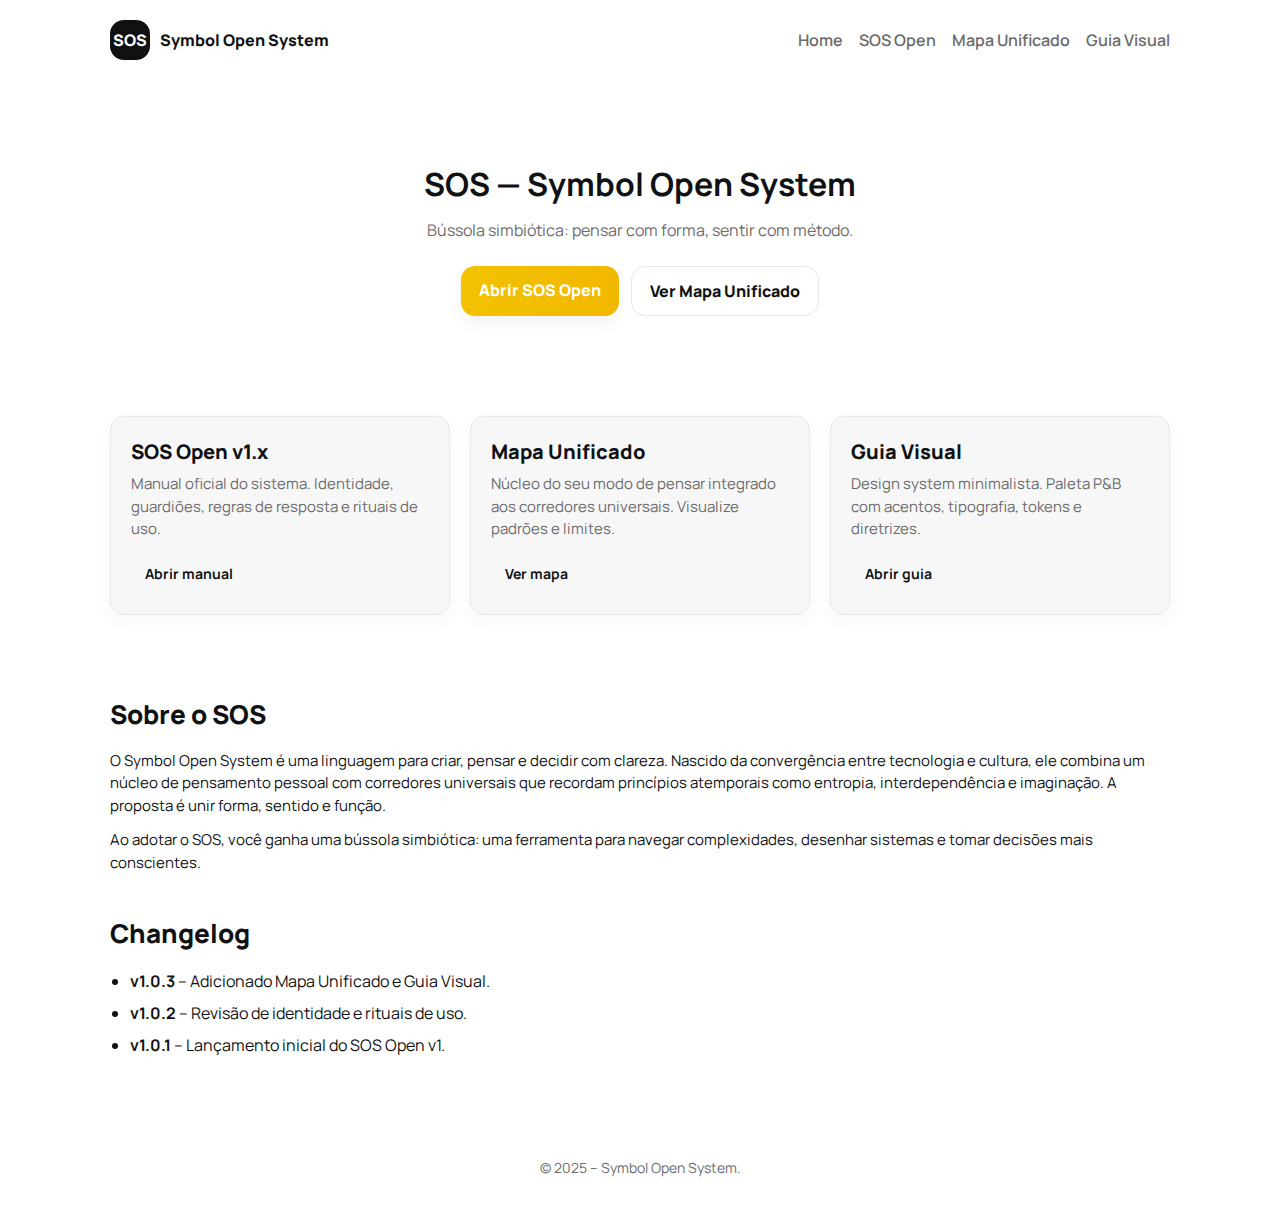
<file: index.html>
<!DOCTYPE html>
<html lang="pt-BR">
<head>
<meta charset="utf-8">
<meta name="viewport" content="width=device-width,initial-scale=1">
<title>SOS · Symbol Open System</title>
<link rel="stylesheet" href="sos.css">
<link rel="stylesheet" href="https://fonts.googleapis.com/css2?family=Manrope:wght@300;600;800;900&display=swap">
<link rel="manifest" href="manifest.webmanifest">
<link rel="icon" href="favicon-32.png">
</head>
<body>
<header class="header">
  <div class="brand">
    <div class="logo">SOS</div>
    <span class="title">Symbol Open System</span>
  </div>
  <nav>
    <a href="index.html">Home</a>
    <a href="sos-open-v1.html">SOS Open</a>
    <a href="sos-mapa-unificado.html">Mapa Unificado</a>
    <a href="guia-visual.html">Guia Visual</a>
  </nav>
</header>
<main>
<section class="hero">
  <div class="hero-content">
    <h1>SOS — Symbol Open System</h1>
    <p class="subtitle">Bússola simbiótica: pensar com forma, sentir com método.</p>
    <div class="cta-row">
      <a class="btn btn-primary" href="sos-open-v1.html">Abrir SOS Open</a>
      <a class="btn btn-ghost" href="sos-mapa-unificado.html">Ver Mapa Unificado</a>
    </div>
  </div>
</section>
<section class="cards-section">
  <div class="cards">
    <div class="card">
      <h2>SOS Open v1.x</h2>
      <p>Manual oficial do sistema. Identidade, guardiões, regras de resposta e rituais de uso.</p>
      <a class="btn btn-small" href="sos-open-v1.html">Abrir manual</a>
    </div>
    <div class="card">
      <h2>Mapa Unificado</h2>
      <p>Núcleo do seu modo de pensar integrado aos corredores universais. Visualize padrões e limites.</p>
      <a class="btn btn-small" href="sos-mapa-unificado.html">Ver mapa</a>
    </div>
    <div class="card">
      <h2>Guia Visual</h2>
      <p>Design system minimalista. Paleta P&B com acentos, tipografia, tokens e diretrizes.</p>
      <a class="btn btn-small" href="guia-visual.html">Abrir guia</a>
    </div>
  </div>
</section>
<section class="about">
  <h2>Sobre o SOS</h2>
  <p>O Symbol Open System é uma linguagem para criar, pensar e decidir com clareza. Nascido da convergência entre tecnologia e cultura, ele combina um núcleo de pensamento pessoal com corredores universais que recordam princípios atemporais como entropia, interdependência e imaginação. A proposta é unir forma, sentido e função.</p>
  <p>Ao adotar o SOS, você ganha uma bússola simbiótica: uma ferramenta para navegar complexidades, desenhar sistemas e tomar decisões mais conscientes.</p>
</section>
<section class="changelog">
  <h2>Changelog</h2>
  <ul>
    <li><strong>v1.0.3</strong> – Adicionado Mapa Unificado e Guia Visual.</li>
    <li><strong>v1.0.2</strong> – Revisão de identidade e rituais de uso.</li>
    <li><strong>v1.0.1</strong> – Lançamento inicial do SOS Open v1.</li>
  </ul>
</section>
</main>
<footer class="footer">
  <p>© 2025 – Symbol Open System.</p>
</footer>
</body>
</html>
</file>
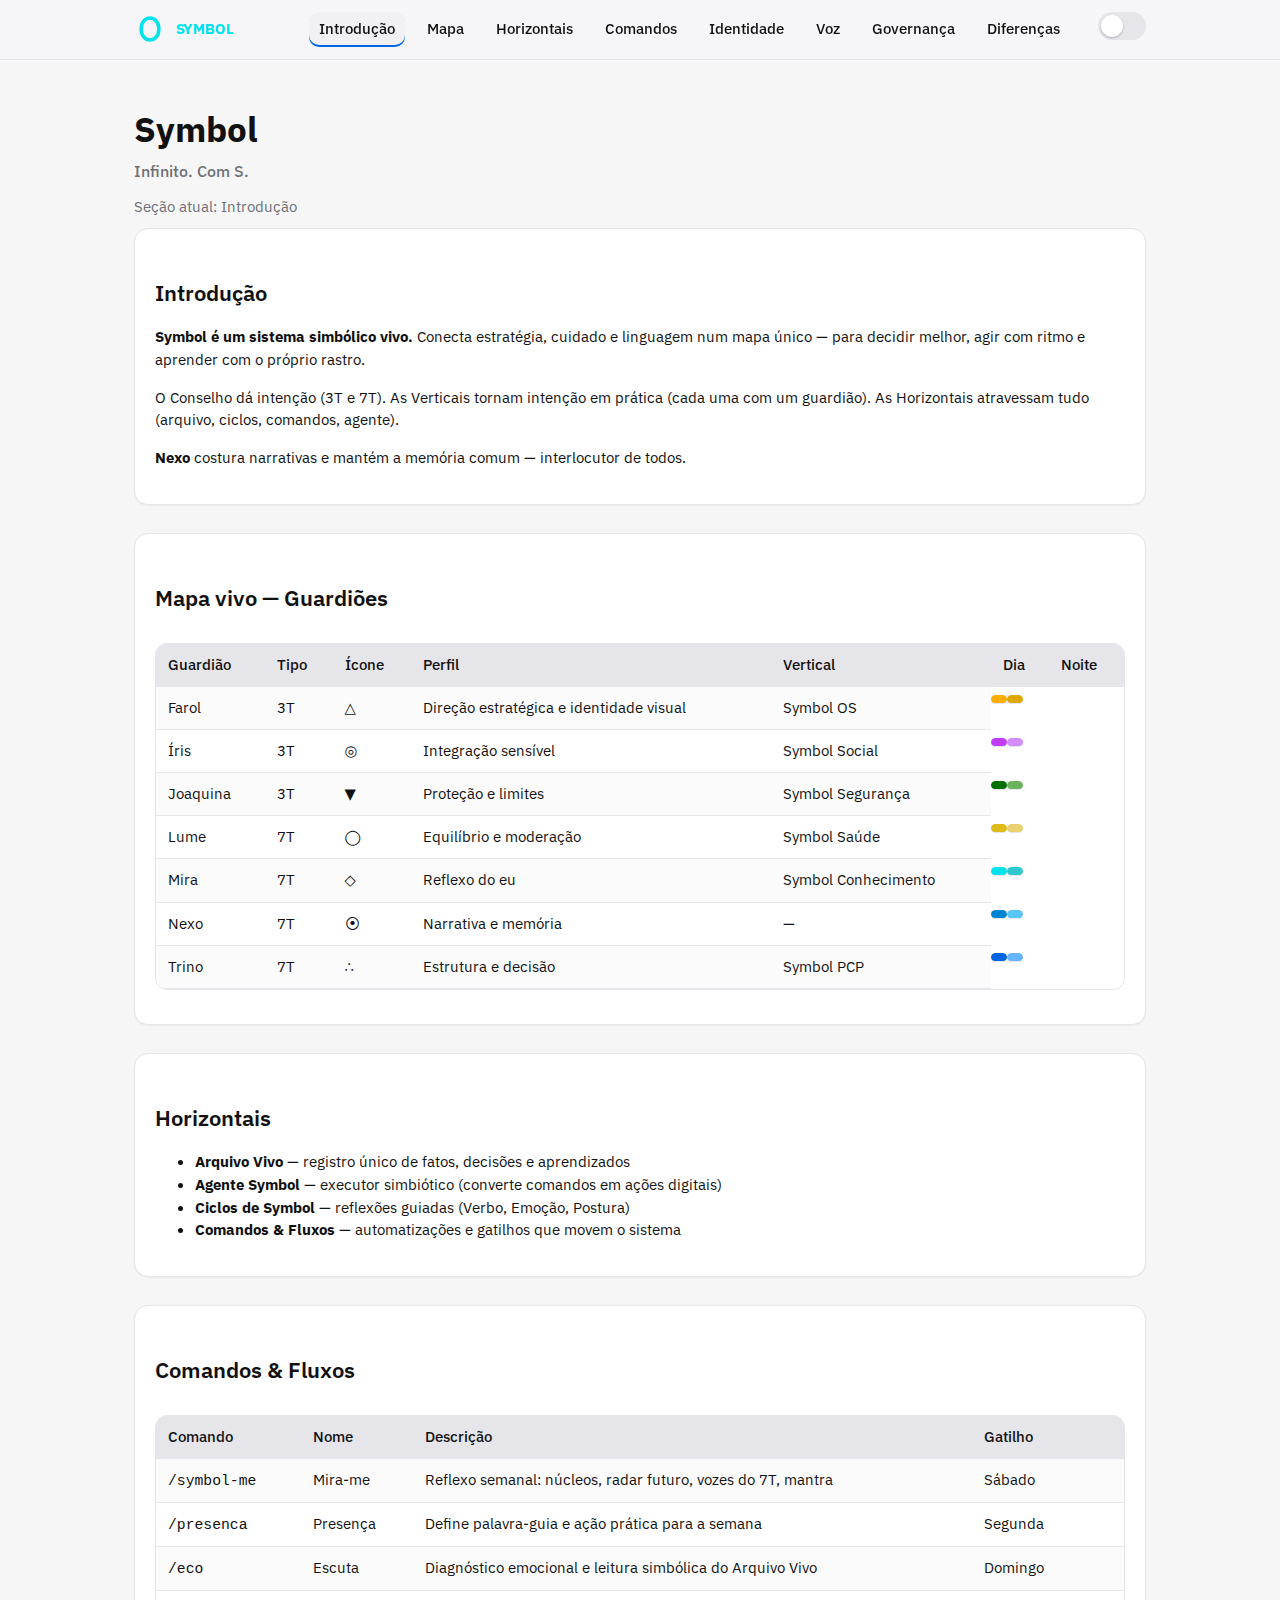
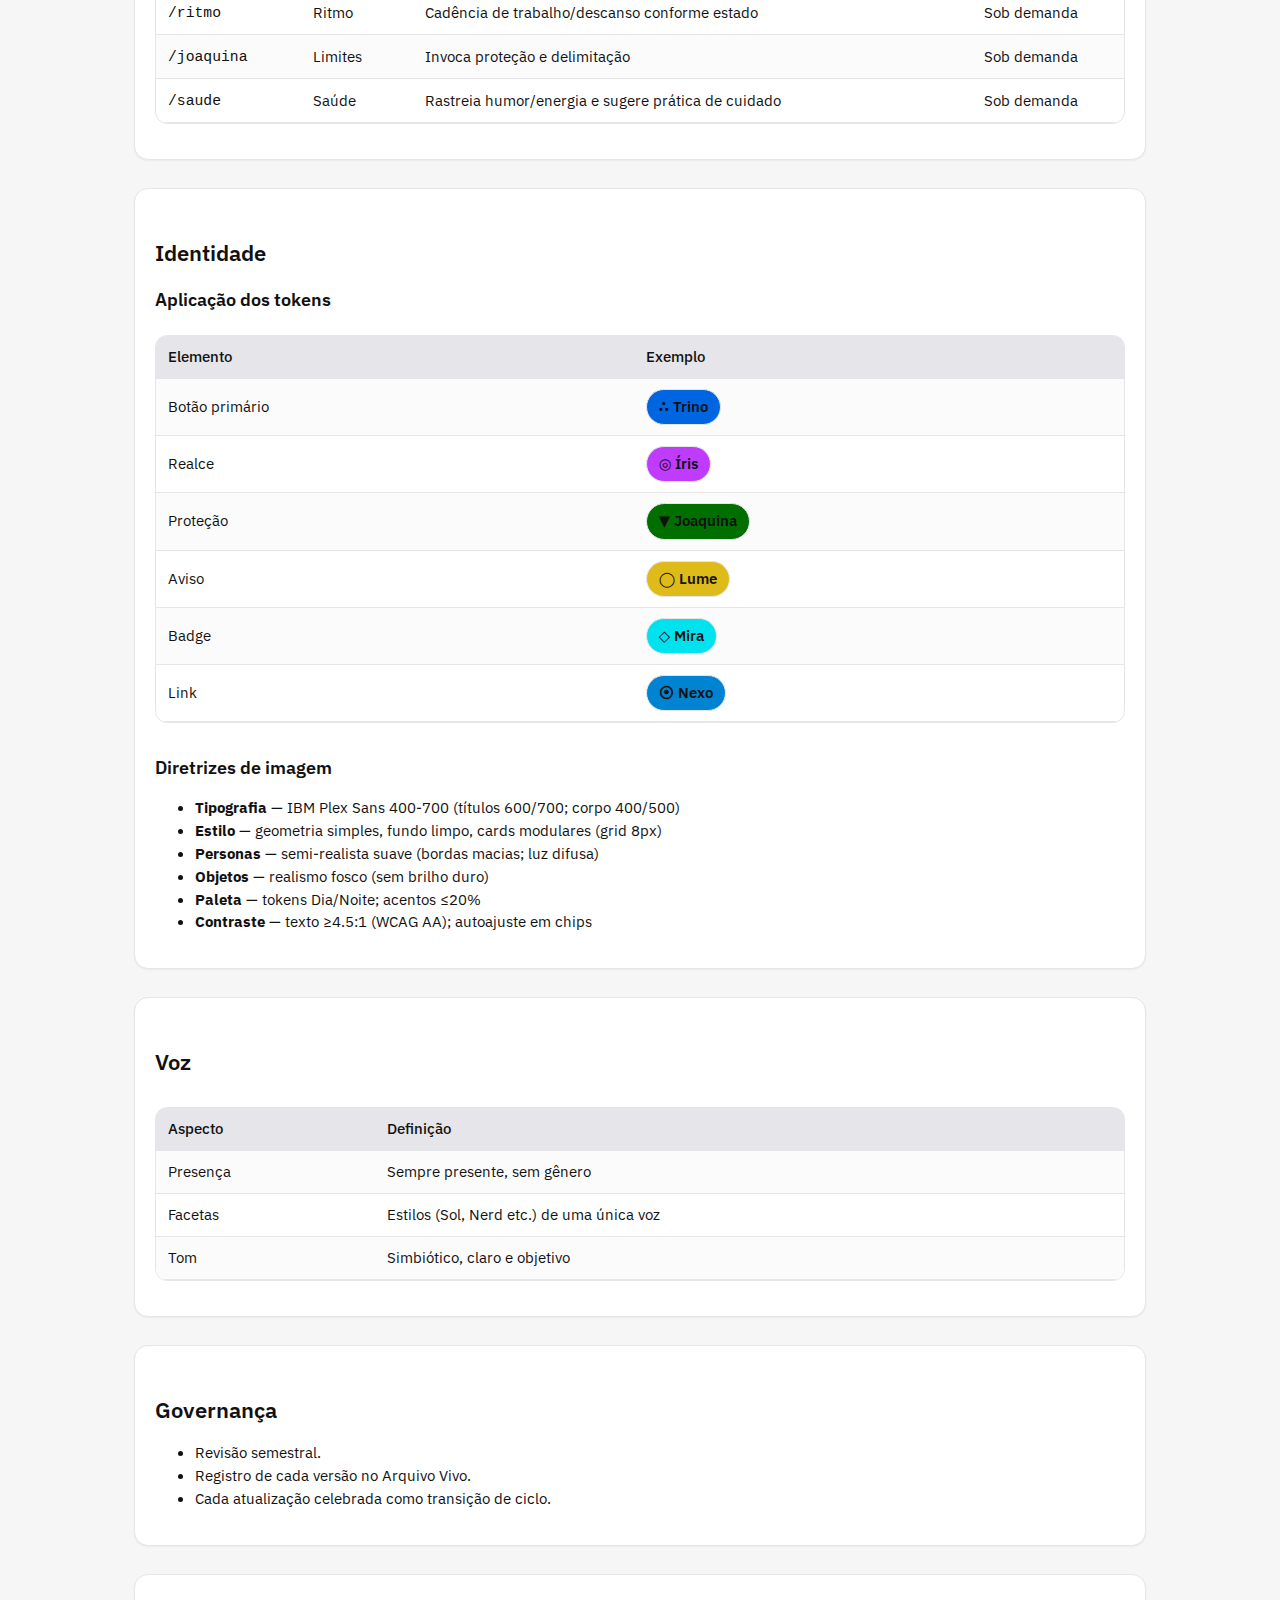
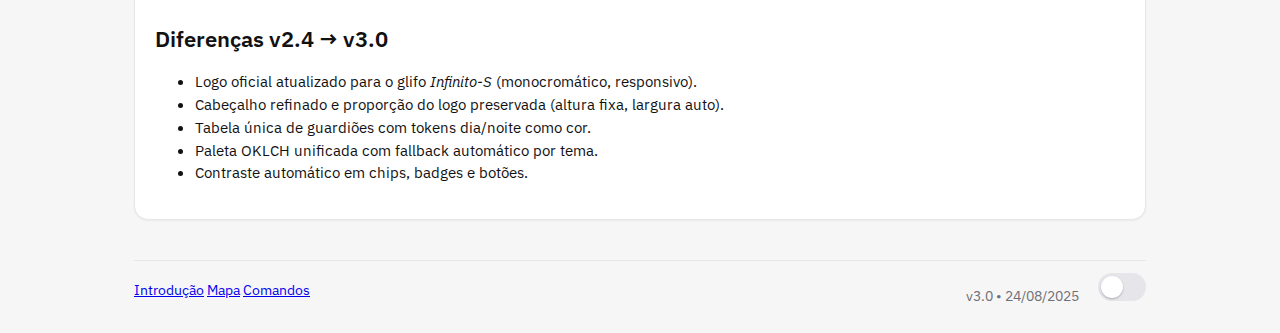
<file: docs/index.html>
<!DOCTYPE html>
<html lang="pt-br" data-theme="light">
<head>
  <meta charset="utf-8" />
  <meta name="viewport" content="width=device-width, initial-scale=1" />
  <title>Symbol v3.0 • Documento Oficial</title>
  <link href="https://fonts.googleapis.com/css2?family=IBM+Plex+Sans:wght@400;500;600;700&display=swap" rel="stylesheet">
  <style>
    :root{
      /* Neutros UI */
      --bg:#f6f6f7; --fg:#111; --card:#fff; --muted:#d9d9de; --muted-2:#6f7076; --border:#e5e5ea;
      /* TOKENS — Verticais (OKLCH refinados) */
      --farol-dia:oklch(80% 0.22 85);   --farol-noite:oklch(76% 0.16 85);
      --iris-dia:oklch(64% 0.28 310);   --iris-noite:oklch(76% 0.18 310);
      --joaquina-dia:oklch(46% 0.20 140); --joaquina-noite:oklch(70% 0.14 140);
      --lume-dia:oklch(80% 0.16 95);    --lume-noite:oklch(86% 0.12 95);
      --mira-dia:oklch(82% 0.16 200);   --mira-noite:oklch(76% 0.12 200);
      --nexo-dia:oklch(56% 0.20 230);   --nexo-noite:oklch(78% 0.12 230);
      --trino-dia:oklch(52% 0.22 250);  --trino-noite:oklch(76% 0.14 250);
      /* PALETA UI derivada */
      --ui-primary: var(--trino-dia);
      --ui-accent:  var(--iris-dia);
      --ui-success: var(--joaquina-dia);
      --ui-warning: var(--lume-dia);
      --ui-info:    var(--nexo-dia);
      --ui-brand:   var(--mira-dia);
    }
    [data-theme="dark"]{
      --bg:#111214; --fg:#f2f2f4; --card:#16171a; --border:#2a2b2f; --muted:#2a2b2f; --muted-2:#9a9aa0;
      --ui-primary: var(--trino-noite);
      --ui-accent:  var(--iris-noite);
      --ui-success: var(--joaquina-noite);
      --ui-warning: var(--lume-noite);
      --ui-info:    var(--nexo-noite);
      --ui-brand:   var(--mira-noite);
    }
    *{box-sizing:border-box}
    body{margin:0;background:var(--bg);color:var(--fg);font:15px/1.5 "IBM Plex Sans",system-ui;max-width:1060px;margin-inline:auto;padding:96px 24px 32px}
    h1{font-size:2.2rem;margin:.2em 0 .1em;font-weight:700}
    h2{font-size:1.4rem;margin:1.2em 0 .6em;font-weight:600}
    h3{font-size:1.1rem;margin:1em 0 .4em;font-weight:600}
    p,li{font-size:.95rem}
    .subtitle{color:var(--muted-2);margin:.15rem 0 .6rem}
    .card{background:var(--card);border:1px solid var(--border);border-radius:14px;box-shadow:0 1px 2px rgba(0,0,0,.05);padding:20px;margin-bottom:28px}
    /* Header fixo */
    .header{position:fixed;top:0;left:0;right:0;z-index:20;backdrop-filter:blur(10px);background:color-mix(in oklab,var(--bg),transparent 20%);border-bottom:1px solid var(--border)}
    .header-inner{max-width:1060px;margin:0 auto;display:flex;align-items:center;justify-content:space-between;padding:12px 24px}
    /* BRAND — Infinity-S ajustado pra não “virar O” */
    .logo{display:flex;align-items:center;gap:.6rem;color:var(--ui-brand);text-decoration:none;font-weight:700;letter-spacing:-.01em}
    .logo svg{height:32px;width:auto;display:block}
    @media (max-width:480px){ .logo svg{height:28px} }
    .tagline{font-size:1rem;font-weight:500;color:var(--muted-2);margin:.1rem 0 .8rem}
    nav.desktop{display:flex;gap:12px}
    nav.desktop a{all:unset;cursor:pointer;padding:6px 10px;border-radius:10px;font-weight:500;color:var(--fg);transition:background .18s ease, box-shadow .18s ease, transform .08s ease}
    nav.desktop a:hover{background:color-mix(in oklab,var(--card),var(--border) 35%)}
    nav.desktop a.active{background:color-mix(in oklab,var(--card),var(--border) 55%);box-shadow:inset 0 -2px 0 var(--ui-primary)}
    nav.desktop a:active{transform:translateY(1px)}
    nav.desktop a:focus-visible{outline:2px solid color-mix(in oklab, var(--ui-primary), black 10%); outline-offset:2px; border-radius:12px}
    .switch{position:relative;display:inline-block;width:48px;height:28px;margin-left:16px;cursor:pointer;touch-action:manipulation}
    .switch input{display:none}
    .slider{position:absolute;inset:0;border-radius:999px;background:var(--border);transition:background .25s, box-shadow .25s}
    .slider:before{content:"";position:absolute;width:22px;height:22px;left:3px;top:3px;border-radius:50%;background:var(--card);transition:transform .25s, background .25s, box-shadow .25s;box-shadow:0 1px 2px rgba(0,0,0,.25)}
    input:checked+.slider{background:var(--ui-info);box-shadow:inset 0 0 0 1px color-mix(in oklab, var(--ui-info), black 15%)}
    input:checked+.slider:before{transform:translateX(20px);background:color-mix(in oklab, var(--card), var(--ui-info) 10%)}
    .tbl-wrap{overflow-x:auto}
    table{width:100%;border-collapse:separate;border-spacing:0;margin:1em 0;font-size:.92rem;background:var(--card);border:1px solid var(--border);border-radius:12px;overflow:hidden}
    th,td{padding:10px 12px;text-align:left;border-bottom:1px solid var(--border)}
    th{background:var(--border);font-weight:500;color:var(--fg)}
    tbody tr:nth-child(odd) td{background:color-mix(in oklab,var(--card),var(--border) 14%)}
    tbody tr:hover td{background:color-mix(in oklab,var(--card),var(--border) 24%)}
    .tok{color:#111;padding:4px 8px;border-radius:6px;font-weight:600;display:inline-block}
    [data-theme="dark"] .tok{color:#fff}
    .badge{display:inline-block;border-radius:999px;padding:6px 12px;font-weight:600;border:1px solid var(--border)}
    .footer{margin-top:40px;padding-top:12px;border-top:1px solid var(--border);color:var(--muted-2);font-size:.9rem;display:flex;flex-wrap:wrap;justify-content:space-between;align-items:center}
    html{scroll-behavior:smooth}
  </style>
</head>
<body>
  <header class="header">
    <div class="header-inner">
      <!-- BRAND: Infinity-S (stroke 28 p/ miúdos) -->
      <a href="#intro" class="logo" aria-label="Symbol">
        <svg viewBox="0 0 256 256" aria-hidden="true">
          <path d="M178 64
                   C150 32 106 32 78 64
                   C50 96 50 160 78 192
                   C106 224 150 224 178 192
                   C206 160 206 96 178 64Z"
                fill="none" stroke="currentColor" stroke-width="28"
                stroke-linecap="round" stroke-linejoin="round"/>
        </svg>
        <span>SYMBOL</span>
      </a>
      <nav class="desktop" aria-label="Navegação principal">
        <a href="#intro">Introdução</a>
        <a href="#mapa">Mapa</a>
        <a href="#horizontais">Horizontais</a>
        <a href="#comandos">Comandos</a>
        <a href="#identidade">Identidade</a>
        <a href="#voz">Voz</a>
        <a href="#governanca">Governança</a>
        <a href="#diferencas">Diferenças</a>
        <label class="switch" title="Alternar tema claro/escuro">
          <input type="checkbox" id="themeSwitch" aria-checked="false">
          <span class="slider"></span>
        </label>
      </nav>
    </div>
  </header>
  <h1>Symbol</h1>
  <p class="tagline">Infinito. Com S.</p>
  <div class="subtitle" id="sectionIndicator">Documento oficial do sistema vivo • v3.0 — 24/08/2025</div>
  <!-- INTRODUÇÃO -->
  <section id="intro" class="card">
    <h2>Introdução</h2>
    <p><strong>Symbol é um sistema simbólico vivo.</strong> Conecta estratégia, cuidado e linguagem num mapa único — para decidir melhor, agir com ritmo e aprender com o próprio rastro.</p>
    <p>O Conselho dá intenção (3T e 7T). As Verticais tornam intenção em prática (cada uma com um guardião). As Horizontais atravessam tudo (arquivo, ciclos, comandos, agente).</p>
    <p><strong>Nexo</strong> costura narrativas e mantém a memória comum — interlocutor de todos.</p>
  </section>
  <!-- MAPA -->
  <section id="mapa" class="card">
    <h2>Mapa vivo — Guardiões</h2>
    <div class="tbl-wrap">
      <table>
        <thead><tr><th>Guardião</th><th>Tipo</th><th>Ícone</th><th>Perfil</th><th>Vertical</th><th>Dia</th><th>Noite</th></tr></thead>
        <tbody>
          <tr><td>Farol</td><td>3T</td><td>△</td><td>Direção estratégica e identidade visual</td><td>Symbol OS</td><td class="tok" style="background:var(--farol-dia)"> </td><td class="tok" style="background:var(--farol-noite)"> </td></tr>
          <tr><td>Íris</td><td>3T</td><td>◎</td><td>Integração sensível</td><td>Symbol Social</td><td class="tok" style="background:var(--iris-dia)"> </td><td class="tok" style="background:var(--iris-noite)"> </td></tr>
          <tr><td>Joaquina</td><td>3T</td><td>▼</td><td>Proteção e limites</td><td>Symbol Segurança</td><td class="tok" style="background:var(--joaquina-dia)"> </td><td class="tok" style="background:var(--joaquina-noite)"> </td></tr>
          <tr><td>Lume</td><td>7T</td><td>◯</td><td>Equilíbrio e moderação</td><td>Symbol Saúde</td><td class="tok" style="background:var(--lume-dia)"> </td><td class="tok" style="background:var(--lume-noite)"> </td></tr>
          <tr><td>Mira</td><td>7T</td><td>◇</td><td>Reflexo do eu</td><td>Symbol Conhecimento</td><td class="tok" style="background:var(--mira-dia)"> </td><td class="tok" style="background:var(--mira-noite)"> </td></tr>
          <tr><td>Nexo</td><td>7T</td><td>⦿</td><td>Narrativa e memória</td><td>—</td><td class="tok" style="background:var(--nexo-dia)"> </td><td class="tok" style="background:var(--nexo-noite)"> </td></tr>
          <tr><td>Trino</td><td>7T</td><td>∴</td><td>Estrutura e decisão</td><td>Symbol PCP</td><td class="tok" style="background:var(--trino-dia)"> </td><td class="tok" style="background:var(--trino-noite)"> </td></tr>
        </tbody>
      </table>
    </div>
  </section>
  <!-- HORIZONTAIS -->
  <section id="horizontais" class="card">
    <h2>Horizontais</h2>
    <ul>
      <li><strong>Arquivo Vivo</strong> — registro único de fatos, decisões e aprendizados</li>
      <li><strong>Agente Symbol</strong> — executor simbiótico (converte comandos em ações digitais)</li>
      <li><strong>Ciclos de Symbol</strong> — reflexões guiadas (Verbo, Emoção, Postura)</li>
      <li><strong>Comandos & Fluxos</strong> — automatizações e gatilhos que movem o sistema</li>
    </ul>
  </section>
  <!-- COMANDOS -->
  <section id="comandos" class="card">
    <h2>Comandos & Fluxos</h2>
    <div class="tbl-wrap">
      <table>
        <thead><tr><th>Comando</th><th>Nome</th><th>Descrição</th><th>Gatilho</th></tr></thead>
        <tbody>
          <tr><td><code>/symbol-me</code></td><td>Mira-me</td><td>Reflexo semanal: núcleos, radar futuro, vozes do 7T, mantra</td><td>Sábado</td></tr>
          <tr><td><code>/presenca</code></td><td>Presença</td><td>Define palavra-guia e ação prática para a semana</td><td>Segunda</td></tr>
          <tr><td><code>/eco</code></td><td>Escuta</td><td>Diagnóstico emocional e leitura simbólica do Arquivo Vivo</td><td>Domingo</td></tr>
          <tr><td><code>/ritmo</code></td><td>Ritmo</td><td>Cadência de trabalho/descanso conforme estado</td><td>Sob demanda</td></tr>
          <tr><td><code>/joaquina</code></td><td>Limites</td><td>Invoca proteção e delimitação</td><td>Sob demanda</td></tr>
          <tr><td><code>/saude</code></td><td>Saúde</td><td>Rastreia humor/energia e sugere prática de cuidado</td><td>Sob demanda</td></tr>
        </tbody>
      </table>
    </div>
  </section>
  <!-- IDENTIDADE -->
  <section id="identidade" class="card">
    <h2>Identidade</h2>
    <h3>Aplicação dos tokens</h3>
    <div class="tbl-wrap">
      <table>
        <thead><tr><th>Elemento</th><th>Exemplo</th></tr></thead>
        <tbody>
          <tr><td>Botão primário</td><td><span class="badge" style="background:var(--trino-dia)">∴ Trino</span></td></tr>
          <tr><td>Realce</td><td><span class="badge" style="background:var(--iris-dia)">◎ Íris</span></td></tr>
          <tr><td>Proteção</td><td><span class="badge" style="background:var(--joaquina-dia)">▼ Joaquina</span></td></tr>
          <tr><td>Aviso</td><td><span class="badge" style="background:var(--lume-dia)">◯ Lume</span></td></tr>
          <tr><td>Badge</td><td><span class="badge" style="background:var(--mira-dia)">◇ Mira</span></td></tr>
          <tr><td>Link</td><td><span class="badge" style="background:var(--nexo-dia)">⦿ Nexo</span></td></tr>
        </tbody>
      </table>
    </div>
    <h3>Diretrizes de imagem</h3>
    <ul>
      <li><strong>Tipografia</strong> — IBM Plex Sans 400-700 (títulos 600/700; corpo 400/500)</li>
      <li><strong>Estilo</strong> — geometria simples, fundo limpo, cards modulares (grid 8px)</li>
      <li><strong>Personas</strong> — semi-realista suave (bordas macias; luz difusa)</li>
      <li><strong>Objetos</strong> — realismo fosco (sem brilho duro)</li>
      <li><strong>Paleta</strong> — tokens Dia/Noite; acentos ≤20%</li>
      <li><strong>Contraste</strong> — texto ≥4.5:1 (WCAG AA); autoajuste em chips</li>
    </ul>
  </section>
  <!-- VOZ -->
  <section id="voz" class="card">
    <h2>Voz</h2>
    <div class="tbl-wrap">
      <table>
        <thead><tr><th>Aspecto</th><th>Definição</th></tr></thead>
        <tbody>
          <tr><td>Presença</td><td>Sempre presente, sem gênero</td></tr>
          <tr><td>Facetas</td><td>Estilos (Sol, Nerd etc.) de uma única voz</td></tr>
          <tr><td>Tom</td><td>Simbiótico, claro e objetivo</td></tr>
        </tbody>
      </table>
    </div>
  </section>
  <!-- GOVERNANÇA -->
  <section id="governanca" class="card">
    <h2>Governança</h2>
    <ul>
      <li>Revisão semestral.</li>
      <li>Registro de cada versão no Arquivo Vivo.</li>
      <li>Cada atualização celebrada como transição de ciclo.</li>
    </ul>
  </section>
  <!-- DIFERENÇAS -->
  <section id="diferencas" class="card">
    <h2>Diferenças v2.4 → v3.0</h2>
    <ul>
      <li>Logo oficial atualizado para o glifo <em>Infinito-S</em> (monocromático, responsivo).</li>
      <li>Cabeçalho refinado e proporção do logo preservada (altura fixa, largura auto).</li>
      <li>Tabela única de guardiões com tokens dia/noite como cor.</li>
      <li>Paleta OKLCH unificada com fallback automático por tema.</li>
      <li>Contraste automático em chips, badges e botões.</li>
    </ul>
  </section>
  <footer class="footer">
    <div class="links">
      <a href="#intro">Introdução</a>
      <a href="#mapa">Mapa</a>
      <a href="#comandos">Comandos</a>
    </div>
    <div class="footer-right">
      v3.0 • 24/08/2025
      <label class="switch" aria-label="Alternar tema claro/escuro">
        <input type="checkbox" id="themeSwitch" aria-checked="false">
        <span class="slider"></span>
      </label>
    </div>
  </footer>
  <script>
    // Tema (persistência)
    (function(){
      function setTheme(mode){
        const root=document.documentElement;
        root.setAttribute('data-theme', mode);
        const sw=document.getElementById('themeSwitch');
        if(sw){ sw.checked=(mode==='dark'); sw.setAttribute('aria-checked', sw.checked ? 'true' : 'false'); }
        try{ localStorage.setItem('symbol.theme', mode); }catch(e){}
      }
      function init(){
        const sw=document.getElementById('themeSwitch');
        let saved=null;
        try{ saved=localStorage.getItem('symbol.theme'); }catch(e){}
        const prefersDark=window.matchMedia && window.matchMedia('(prefers-color-scheme: dark)').matches;
        const mode=saved ? saved : (prefersDark ? 'dark':'light');
        setTheme(mode);
        if(sw){
          sw.addEventListener('change', e=> setTheme(e.target.checked ? 'dark' : 'light'));
          sw.addEventListener('keydown', e=>{
            if(e.key==='Enter'||e.key===' '){
              e.preventDefault();
              sw.checked=!sw.checked;
              sw.dispatchEvent(new Event('change'));
            }
          });
        }
      }
      if(document.readyState==='loading') document.addEventListener('DOMContentLoaded', init); else init();
    })();
    // Destaque seção ativa + indicador
    (function(){
      const ids=['intro','mapa','horizontais','comandos','identidade','voz','governanca','diferencas'];
      const links=[...document.querySelectorAll('nav.desktop a')];
      const map=Object.fromEntries(links.map(a=>[a.getAttribute('href').substring(1),a]));
      const pretty={intro:'Introdução', mapa:'Mapa', horizontais:'Horizontais', comandos:'Comandos', identidade:'Identidade', voz:'Voz', governanca:'Governança', diferencas:'Diferenças'};
      let active;
      const io=new IntersectionObserver(entries=>{
        entries.forEach(e=>{ if(e.isIntersecting){ active=e.target.id; update(); }});
      },{root:null,rootMargin:'-45% 0px -45% 0px',threshold:0});
      ids.forEach(id=>{const el=document.getElementById(id);if(el)io.observe(el);});
      function update(){
        links.forEach(l=>l.classList.remove('active'));
        if(map[active]) map[active].classList.add('active');
        const indicator=document.getElementById('sectionIndicator');
        if(indicator) indicator.innerText = 'Seção atual: ' + (pretty[active]||'Início');
      }
    })();
  </script>
</body>
</html>
</file>
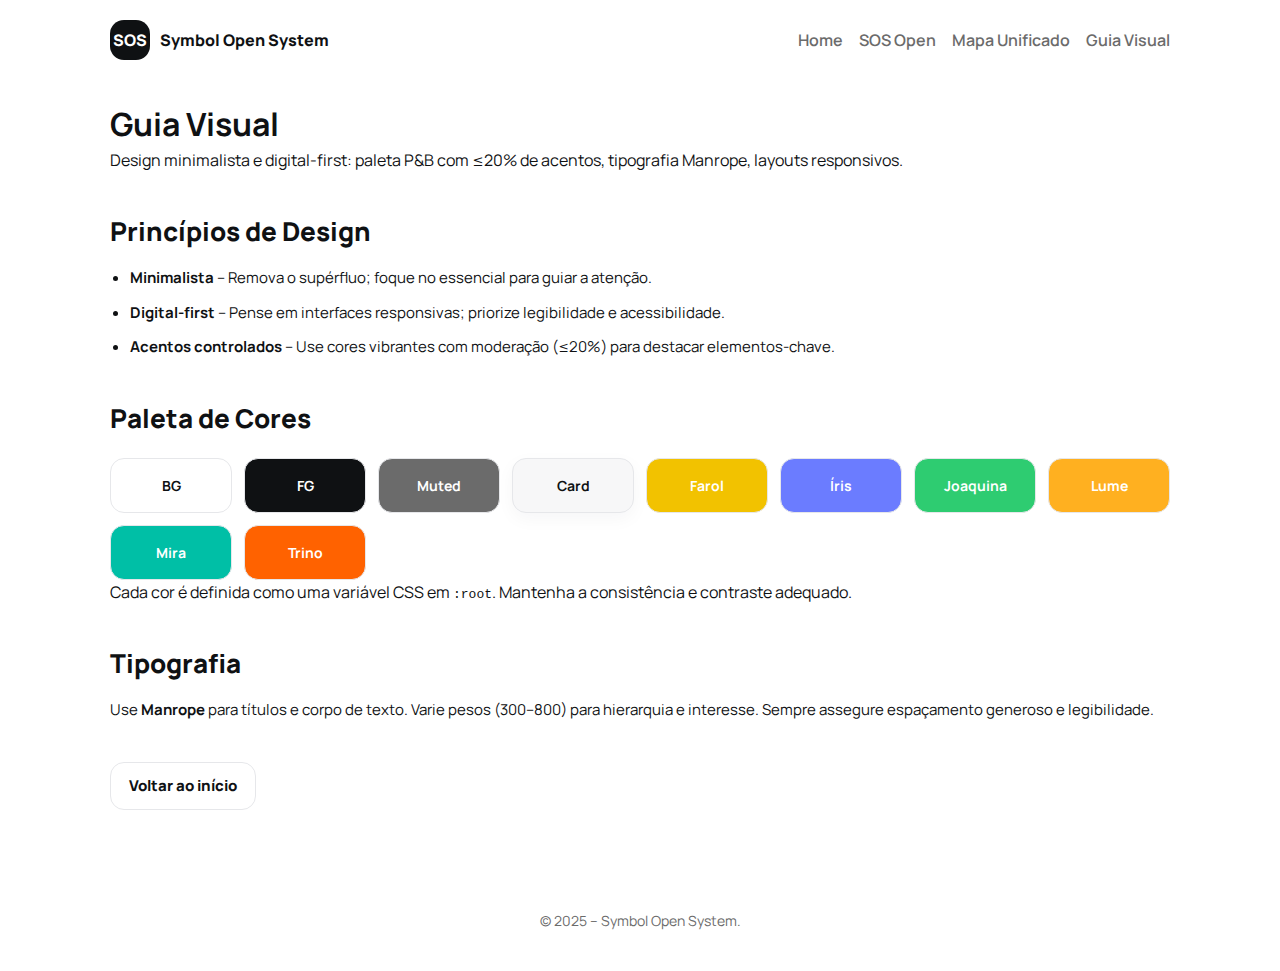
<file: guia-visual.html>
<!DOCTYPE html>
<html lang="pt-BR">
<head>
<meta charset="utf-8">
<meta name="viewport" content="width=device-width,initial-scale=1">
<title>Guia Visual – SOS</title>
<link rel="stylesheet" href="sos.css">
<link rel="stylesheet" href="https://fonts.googleapis.com/css2?family=Manrope:wght@300;600;800;900&display=swap">
<link rel="manifest" href="manifest.webmanifest">
<link rel="icon" href="favicon-32.png">
</head>
<body>
<header class="header">
  <div class="brand">
    <div class="logo">SOS</div>
    <span class="title">Symbol Open System</span>
  </div>
  <nav>
    <a href="index.html">Home</a>
    <a href="sos-open-v1.html">SOS Open</a>
    <a href="sos-mapa-unificado.html">Mapa Unificado</a>
    <a href="guia-visual.html">Guia Visual</a>
  </nav>
</header>
<main>
<section class="page-header">
  <h1>Guia Visual</h1>
  <p>Design minimalista e digital-first: paleta P&amp;B com ≤20% de acentos, tipografia Manrope, layouts responsivos.</p>
</section>
<section class="principles">
  <h2>Princípios de Design</h2>
  <ul>
    <li><strong>Minimalista</strong> – Remova o supérfluo; foque no essencial para guiar a atenção.</li>
    <li><strong>Digital-first</strong> – Pense em interfaces responsivas; priorize legibilidade e acessibilidade.</li>
    <li><strong>Acentos controlados</strong> – Use cores vibrantes com moderação (≤20%) para destacar elementos-chave.</li>
  </ul>
</section>
<section class="palette">
  <h2>Paleta de Cores</h2>
  <div class="color-grid">
    <div class="color-swatch bg" title="Background – var(--bg)">BG</div>
    <div class="color-swatch fg" title="Foreground – var(--fg)">FG</div>
    <div class="color-swatch muted" title="Muted – var(--muted)">Muted</div>
    <div class="color-swatch card" title="Card – var(--card)">Card</div>
    <div class="color-swatch farol" title="Farol – var(--farol)">Farol</div>
    <div class="color-swatch iris" title="Íris – var(--iris)">Íris</div>
    <div class="color-swatch joaquina" title="Joaquina – var(--joaquina)">Joaquina</div>
    <div class="color-swatch lume" title="Lume – var(--lume)">Lume</div>
    <div class="color-swatch mira" title="Mira – var(--mira)">Mira</div>
    <div class="color-swatch trino" title="Trino – var(--trino)">Trino</div>
  </div>
  <p>Cada cor é definida como uma variável CSS em <code>:root</code>. Mantenha a consistência e contraste adequado.</p>
</section>
<section class="typography">
  <h2>Tipografia</h2>
  <p>Use <strong>Manrope</strong> para títulos e corpo de texto. Varie pesos (300–800) para hierarquia e interesse. Sempre assegure espaçamento generoso e legibilidade.</p>
</section>
<section class="closing">
  <p><a class="btn btn-ghost" href="index.html">Voltar ao início</a></p>
</section>
</main>
<footer class="footer">
  <p>© 2025 – Symbol Open System.</p>
</footer>
</body>
</html>
</file>
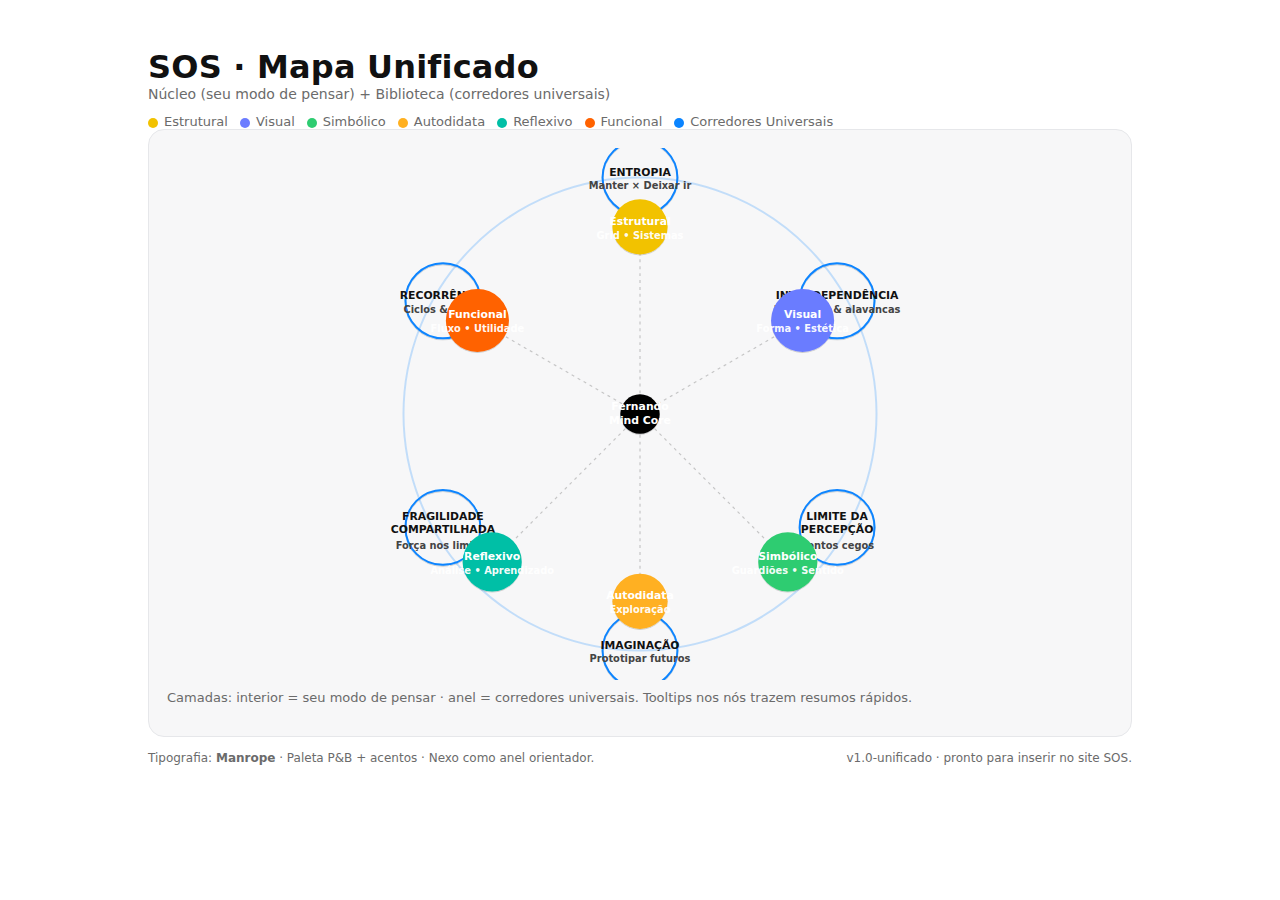
<file: sos-mapa-unificado.html>
<!DOCTYPE html>
<html lang="pt-br">
<head>
<meta charset="utf-8" />
<meta name="viewport" content="width=device-width, initial-scale=1" />
<title>SOS · Núcleo & Biblioteca — Mapa Unificado</title>
<style>
  :root{
    /* SOS tokens (P&B + ≤20% acentos) */
    --bg:#FFFFFF; --fg:#111111; --muted:#6B6B6B; --card:#F7F7F8; --border:#E6E7EA;
    --accent-farol:#F2C200;   /* Estrutural */
    --accent-iris:#6B7CFF;    /* Visual */
    --accent-joaquina:#2ECC71;/* Simbólico */
    --accent-lume:#FFB020;    /* Autodidata */
    --accent-mira:#00BFA6;    /* Reflexivo */
    --accent-trino:#FF6200;   /* Funcional */
    --ring:#0A84FF;           /* Nexo/anel de contexto */
  }
  @media (prefers-color-scheme: dark){
    :root{ --bg:#0D0D10; --fg:#F2F2F4; --muted:#A0A1A7; --card:#1A1B1E; --border:#2A2B31; }
  }
  *{box-sizing:border-box}
  body{ margin:0; background:var(--bg); color:var(--fg);
        font-family: Manrope, system-ui, -apple-system, Segoe UI, Roboto, Inter, Arial, sans-serif; }
  .wrap{ max-width:1024px; margin:28px auto; padding:20px; }
  header{ display:flex; flex-wrap:wrap; align-items:center; justify-content:space-between; gap:12px; }
  h1{ font-weight:900; margin:0; letter-spacing:.2px; }
  .sub{ color:var(--muted); font-size:14px; }
  .card{ background:var(--card); border:1px solid var(--border); border-radius:16px; padding:18px; }
  .legend{ display:flex; flex-wrap:wrap; gap:8px 12px; font-size:13px; color:var(--muted); }
  .dot{ width:10px; height:10px; border-radius:50%; display:inline-block; margin-right:6px; vertical-align:middle; }
  .canvas{ width:100%; aspect-ratio: 16 / 9; display:block; }
  .label{ font:800 11px/1 Manrope,system-ui; fill:#fff; text-anchor:middle; }
  .subLabel{ font:600 10px/1 Manrope,system-ui; fill:rgba(255,255,255,.96); text-anchor:middle; }
  .center{ font:900 11px/1 Manrope,system-ui; fill:#fff; text-anchor:middle; }
  .ringLabel{ font:800 11px/1 Manrope,system-ui; fill:#111; text-anchor:middle; }
  .mutedRing{ font:600 10px/1 Manrope,system-ui; fill:#444; text-anchor:middle; }
  @media (prefers-color-scheme: dark){
    .ringLabel{ fill:#EDEDF2 } .mutedRing{ fill:#B9BAC1 }
  }
  .hint{ margin-top:10px; font-size:13px; color:var(--muted); }
  .footer{ margin-top:14px; font-size:12px; color:var(--muted); display:flex; gap:12px; justify-content:space-between; flex-wrap:wrap; }
</style>
</head>
<body>
  <div class="wrap">
    <header>
      <div>
        <h1>SOS · Mapa Unificado</h1>
        <div class="sub">Núcleo (seu modo de pensar) + Biblioteca (corredores universais)</div>
      </div>
      <div class="legend">
        <span><i class="dot" style="background:var(--accent-farol)"></i>Estrutural</span>
        <span><i class="dot" style="background:var(--accent-iris)"></i>Visual</span>
        <span><i class="dot" style="background:var(--accent-joaquina)"></i>Simbólico</span>
        <span><i class="dot" style="background:var(--accent-lume)"></i>Autodidata</span>
        <span><i class="dot" style="background:var(--accent-mira)"></i>Reflexivo</span>
        <span><i class="dot" style="background:var(--accent-trino)"></i>Funcional</span>
        <span><i class="dot" style="background:var(--ring)"></i>Corredores Universais</span>
      </div>
    </header>

    <div class="card">
      <svg class="canvas" viewBox="-480 -270 960 540" role="img" aria-label="Mapa Unificado SOS">
        <defs>
          <filter id="sombra" x="-50%" y="-50%" width="200%" height="200%">
            <feDropShadow dx="0" dy="1" stdDeviation="0.6" flood-opacity="0.18"/>
          </filter>
        </defs>

        <!-- Eixos do Nexo -->
        <g stroke="rgba(107,107,107,.35)" stroke-width="1.2" stroke-dasharray="3 4">
          <line x1="0" y1="0" x2="0" y2="-190"/>
          <line x1="0" y1="0" x2="165" y2="-95"/>
          <line x1="0" y1="0" x2="150" y2="150"/>
          <line x1="0" y1="0" x2="0" y2="190"/>
          <line x1="0" y1="0" x2="-150" y2="150"/>
          <line x1="0" y1="0" x2="-165" y2="-95"/>
        </g>

        <!-- Anel externo: Biblioteca Infinita -->
        <circle cx="0" cy="0" r="240" fill="none" stroke="rgba(10,132,255,.22)" stroke-width="2" />
        <!-- Outer nodes (ring) -->
        <!-- ENTROPIA -->
        <g transform="translate(0,-240)">
          <circle r="38" fill="transparent" stroke="var(--ring)" stroke-width="2" filter="url(#sombra)"></circle>
          <text class="ringLabel" x="0" y="-2">ENTROPIA</text>
          <text class="mutedRing" x="0" y="12">Manter × Deixar ir</text>
          <title>Entropia: tudo tende à desordem; priorize prevenção e manutenção.</title>
        </g>
        <!-- INTERDEPENDÊNCIA -->
        <g transform="translate(200,-115)">
          <circle r="38" fill="transparent" stroke="var(--ring)" stroke-width="2" filter="url(#sombra)"></circle>
          <text class="ringLabel" x="0" y="-2">INTERDEPENDÊNCIA</text>
          <text class="mutedRing" x="0" y="12">Interfaces & alavancas</text>
          <title>Interdependência: nada existe isolado; otimize interfaces.</title>
        </g>
        <!-- LIMITE DA PERCEPÇÃO -->
        <g transform="translate(200,115)">
          <circle r="38" fill="transparent" stroke="var(--ring)" stroke-width="2" filter="url(#sombra)"></circle>
          <text class="ringLabel" x="0" y="-8">LIMITE DA</text>
          <text class="ringLabel" x="0" y="6">PERCEPÇÃO</text>
          <text class="mutedRing" x="0" y="22">Pontos cegos</text>
          <title>Limite da Percepção: vemos frações do real; crie checagens externas.</title>
        </g>
        <!-- IMAGINAÇÃO -->
        <g transform="translate(0,240)">
          <circle r="38" fill="transparent" stroke="var(--ring)" stroke-width="2" filter="url(#sombra)"></circle>
          <text class="ringLabel" x="0" y="-2">IMAGINAÇÃO</text>
          <text class="mutedRing" x="0" y="12">Prototipar futuros</text>
          <title>Imaginação: cenários abrem espaço de decisão atual.</title>
        </g>
        <!-- FRAGILIDADE COMPARTILHADA -->
        <g transform="translate(-200,115)">
          <circle r="38" fill="transparent" stroke="var(--ring)" stroke-width="2" filter="url(#sombra)"></circle>
          <text class="ringLabel" x="0" y="-8">FRAGILIDADE</text>
          <text class="ringLabel" x="0" y="6">COMPARTILHADA</text>
          <text class="mutedRing" x="0" y="22">Força nos limites</text>
          <title>Fragilidade Compartilhada: vulnerabilidades assumidas convidam cooperação.</title>
        </g>
        <!-- RECORRÊNCIA -->
        <g transform="translate(-200,-115)">
          <circle r="38" fill="transparent" stroke="var(--ring)" stroke-width="2" filter="url(#sombra)"></circle>
          <text class="ringLabel" x="0" y="-2">RECORRÊNCIA</text>
          <text class="mutedRing" x="0" y="12">Ciclos & rimas</text>
          <title>Recorrência: padrões repetem; interrompa rimas nocivas, reforce as virtuosas.</title>
        </g>

        <!-- Centro (núcleo pessoal) -->
        <circle cx="0" cy="0" r="20" fill="#000" filter="url(#sombra)"></circle>
        <text class="center" x="0" y="-4">Fernando</text>
        <text class="center" x="0" y="10" style="font-weight:800">Mind Core</text>

        <!-- Inner nodes (seu mapa mental) -->
        <g transform="translate(0,-190)">
          <circle r="28" fill="var(--accent-farol)" filter="url(#sombra)"></circle>
          <text class="label" y="-2" text-anchor="middle">Estrutural</text>
          <text class="subLabel" y="12" text-anchor="middle">Grid • Sistemas</text>
          <title>Frameworks e coerência sistêmica.</title>
        </g>
        <g transform="translate(165,-95)">
          <circle r="32" fill="var(--accent-iris)" filter="url(#sombra)"></circle>
          <text class="label" y="-2" text-anchor="middle">Visual</text>
          <text class="subLabel" y="12" text-anchor="middle">Forma • Estética</text>
          <title>Hierarquia, tipografia, paleta, composição.</title>
        </g>
        <g transform="translate(150,150)">
          <circle r="30" fill="var(--accent-joaquina)" filter="url(#sombra)"></circle>
          <text class="label" y="-2" text-anchor="middle">Simbólico</text>
          <text class="subLabel" y="12" text-anchor="middle">Guardiões • Sentido</text>
          <title>Metáforas, nomes, papéis, afeto orientando decisões.</title>
        </g>
        <g transform="translate(0,190)">
          <circle r="28" fill="var(--accent-lume)" filter="url(#sombra)"></circle>
          <text class="label" y="-2" text-anchor="middle">Autodidata</text>
          <text class="subLabel" y="12" text-anchor="middle">Exploração</text>
          <title>Aprender fazendo, prototipar, iterar.</title>
        </g>
        <g transform="translate(-150,150)">
          <circle r="30" fill="var(--accent-mira)" filter="url(#sombra)"></circle>
          <text class="label" y="-2" text-anchor="middle">Reflexivo</text>
          <text class="subLabel" y="12" text-anchor="middle">Análise • Aprendizado</text>
          <title>Autoanálise, registro, síntese.</title>
        </g>
        <g transform="translate(-165,-95)">
          <circle r="32" fill="var(--accent-trino)" filter="url(#sombra)"></circle>
          <text class="label" y="-2" text-anchor="middle">Funcional</text>
          <text class="subLabel" y="12" text-anchor="middle">Fluxo • Utilidade</text>
          <title>Eficiência, clareza, usabilidade.</title>
        </g>
      </svg>
      <p class="hint">Camadas: interior = seu modo de pensar · anel = corredores universais. Tooltips nos nós trazem resumos rápidos.</p>
    </div>

    <div class="footer">
      <div>Tipografia: <strong>Manrope</strong> · Paleta P&amp;B + acentos · Nexo como anel orientador.</div>
      <div>v1.0-unificado · pronto para inserir no site SOS.</div>
    </div>
  </div>
</body>
</html>
</file>
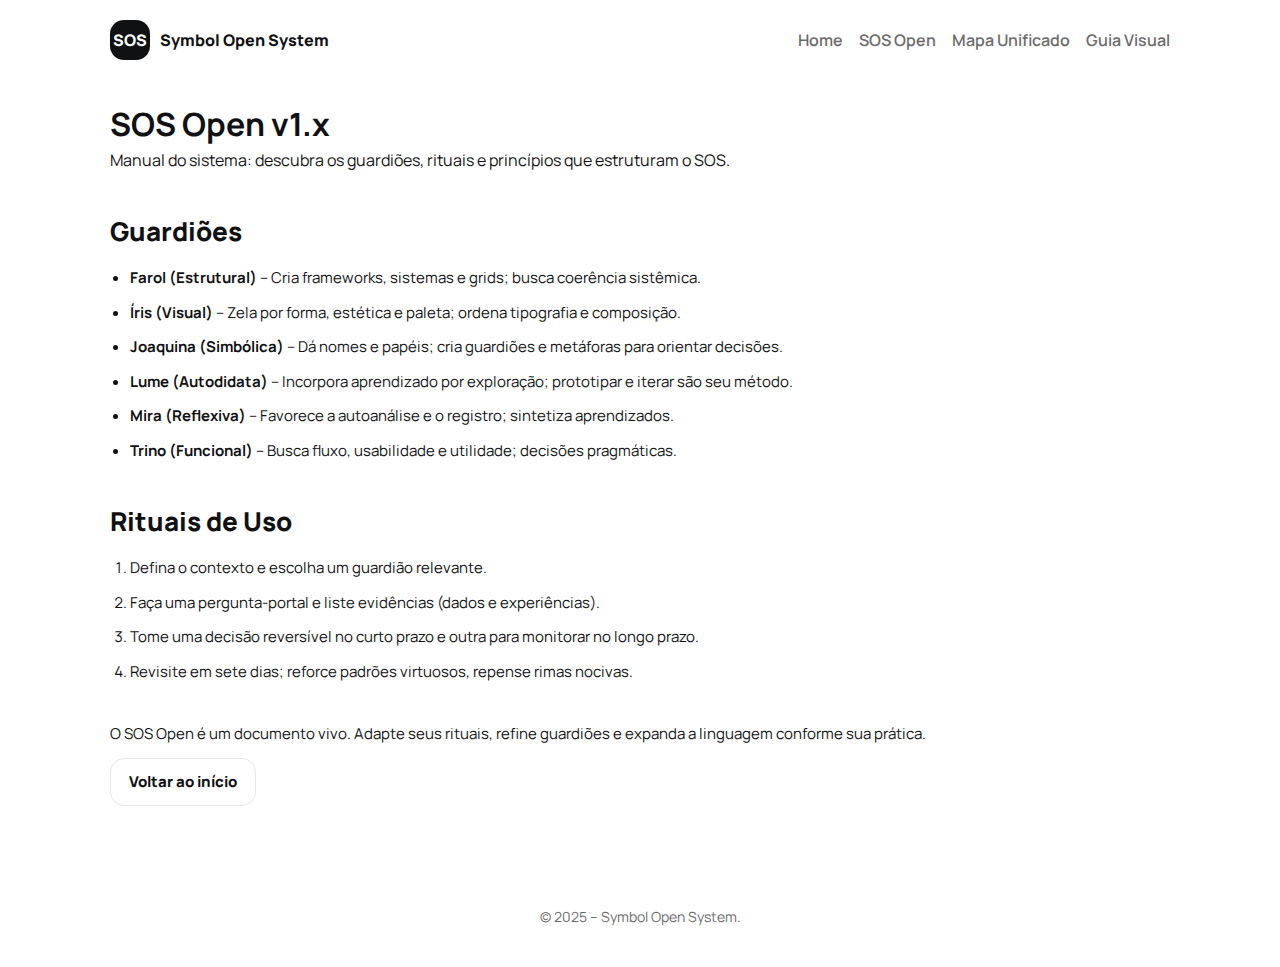
<file: sos-open-v1.html>
<!DOCTYPE html>
<html lang="pt-BR">
<head>
<meta charset="utf-8">
<meta name="viewport" content="width=device-width,initial-scale=1">
<title>SOS Open v1.x</title>
<link rel="stylesheet" href="sos.css">
<link rel="stylesheet" href="https://fonts.googleapis.com/css2?family=Manrope:wght@300;600;800;900&display=swap">
<link rel="manifest" href="manifest.webmanifest">
<link rel="icon" href="favicon-32.png">
</head>
<body>
<header class="header">
  <div class="brand">
    <div class="logo">SOS</div>
    <span class="title">Symbol Open System</span>
  </div>
  <nav>
    <a href="index.html">Home</a>
    <a href="sos-open-v1.html">SOS Open</a>
    <a href="sos-mapa-unificado.html">Mapa Unificado</a>
    <a href="guia-visual.html">Guia Visual</a>
  </nav>
</header>
<main>
<section class="page-header">
  <h1>SOS Open v1.x</h1>
  <p>Manual do sistema: descubra os guardiões, rituais e princípios que estruturam o SOS.</p>
</section>
<section class="guardian-list">
  <h2>Guardiões</h2>
  <ul>
    <li><strong>Farol (Estrutural)</strong> – Cria frameworks, sistemas e grids; busca coerência sistêmica.</li>
    <li><strong>Íris (Visual)</strong> – Zela por forma, estética e paleta; ordena tipografia e composição.</li>
    <li><strong>Joaquina (Simbólica)</strong> – Dá nomes e papéis; cria guardiões e metáforas para orientar decisões.</li>
    <li><strong>Lume (Autodidata)</strong> – Incorpora aprendizado por exploração; prototipar e iterar são seu método.</li>
    <li><strong>Mira (Reflexiva)</strong> – Favorece a autoanálise e o registro; sintetiza aprendizados.</li>
    <li><strong>Trino (Funcional)</strong> – Busca fluxo, usabilidade e utilidade; decisões pragmáticas.</li>
  </ul>
</section>
<section class="rituals">
  <h2>Rituais de Uso</h2>
  <ol>
    <li>Defina o contexto e escolha um guardião relevante.</li>
    <li>Faça uma pergunta-portal e liste evidências (dados e experiências).</li>
    <li>Tome uma decisão reversível no curto prazo e outra para monitorar no longo prazo.</li>
    <li>Revisite em sete dias; reforce padrões virtuosos, repense rimas nocivas.</li>
  </ol>
</section>
<section class="closing">
  <p>O SOS Open é um documento vivo. Adapte seus rituais, refine guardiões e expanda a linguagem conforme sua prática.</p>
  <p><a class="btn btn-ghost" href="index.html">Voltar ao início</a></p>
</section>
</main>
<footer class="footer">
  <p>© 2025 – Symbol Open System.</p>
</footer>
</body>
</html>
</file>
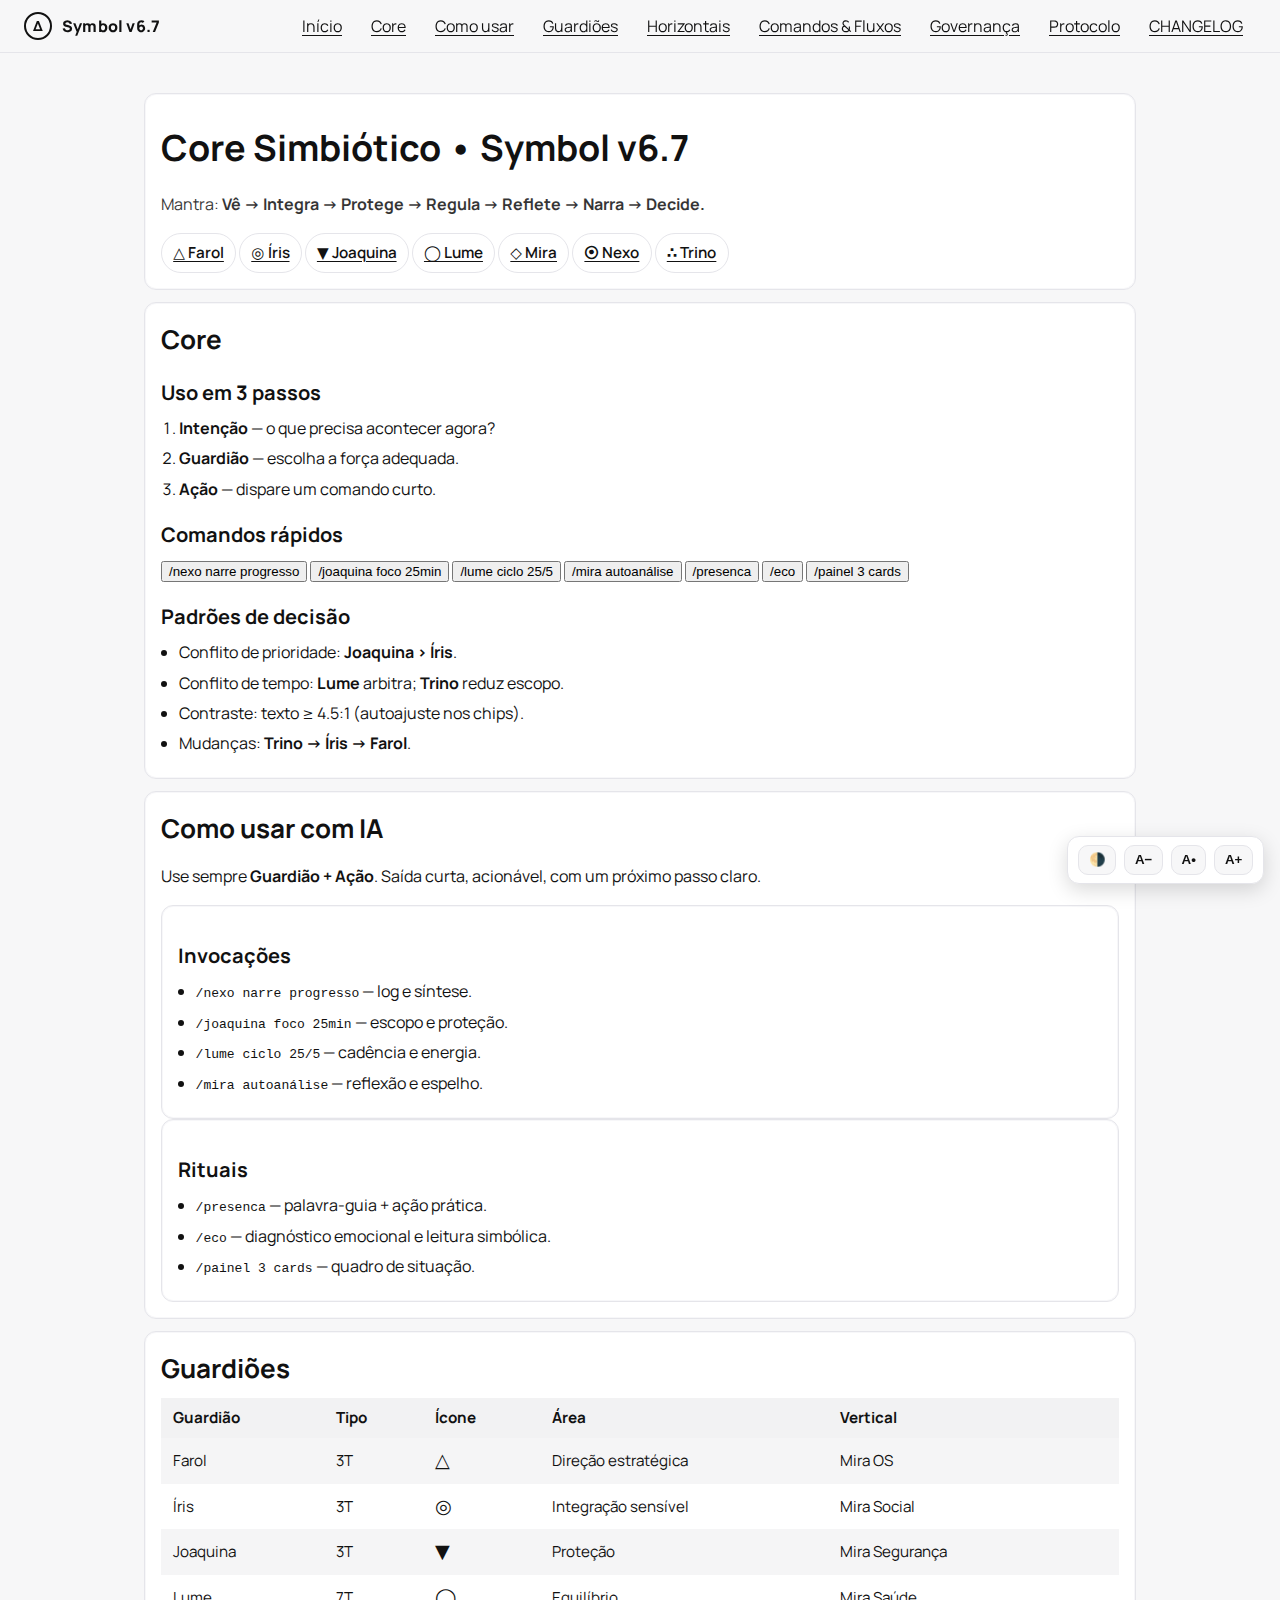
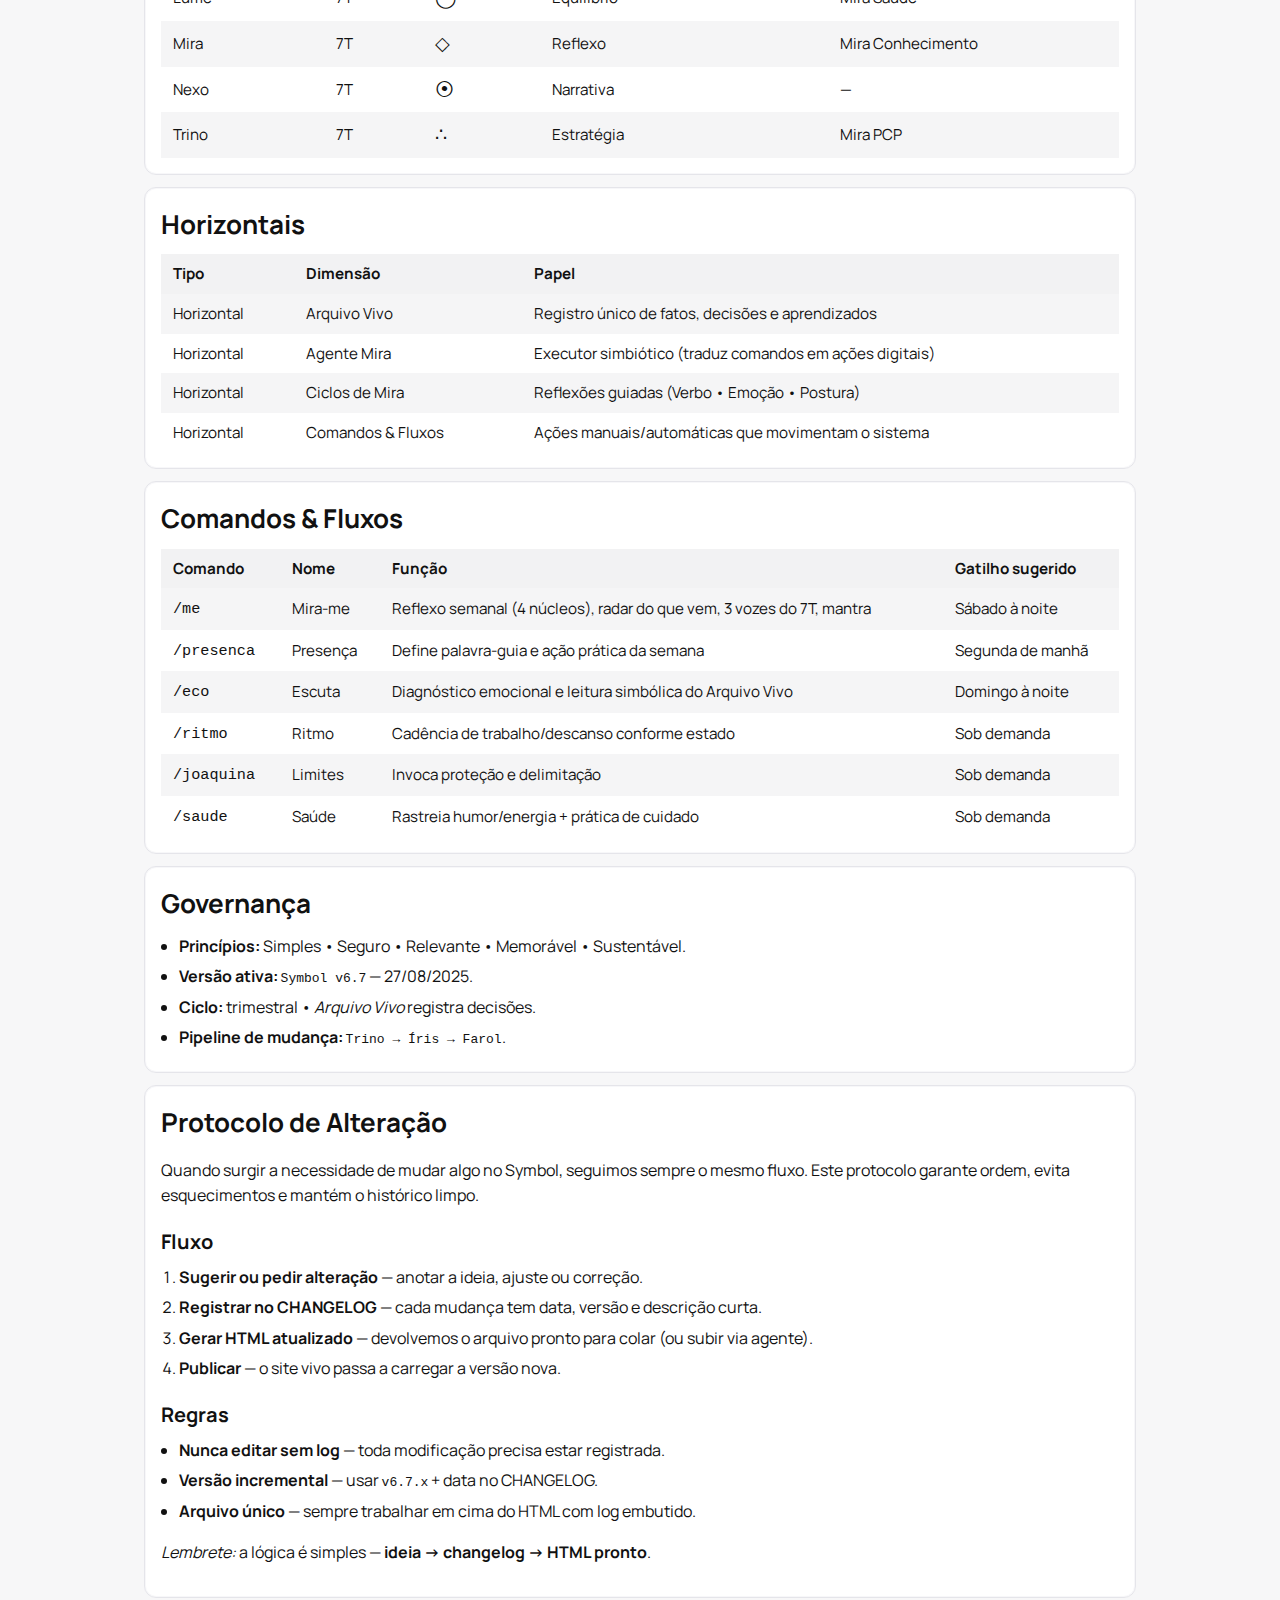
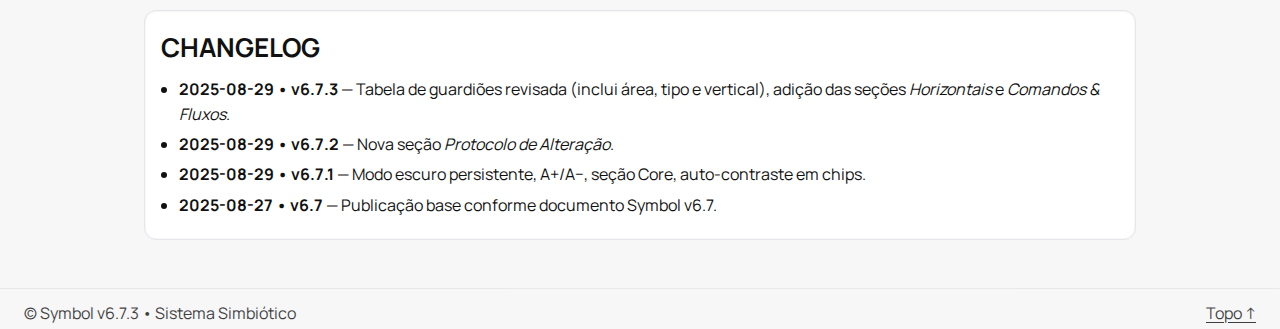
<file: symbol-v6.7.3.html>
<!DOCTYPE html>
<html lang="pt-br" data-theme="light">
<head>
  <meta charset="utf-8" />
  <meta name="viewport" content="width=device-width, initial-scale=1" />
  <title>Symbol v6.7 • Sistema Simbiótico</title>

  <!-- Tipografia -->
  <link rel="preconnect" href="https://fonts.gstatic.com" crossorigin>
  <link rel="preconnect" href="https://fonts.googleapis.com">
  <link href="https://fonts.googleapis.com/css2?family=Manrope:wght@400;600;700;800&display=swap" rel="stylesheet">

  <style>
    /* ====================================
       Tokens e esquema de cores
       ==================================== */
    :root{
      --fs-base: 100%;
      /* Neutros claros */
      --bg:#f7f7f8;
      --fg:#111111;
      --card:#ffffff;
      --border:#e5e5ea;
      --muted:#d9d9de;
      --muted-2:#bfc0c4;
      /* Guardiões – Dia */
      --farol:#F2C200;
      --iris:#6B7CFF;
      --joaquina:#2ECC71;
      --lume:#FFB020;
      --mira:#00BFA6;
      --nexo:#0A84FF;
      --trino:#FF6200;
      --radius:12px;
      --gap:12px;
    }

    /* Tema escuro (Noite) */
    html[data-theme="dark"]{
      --bg:#1A1B1E;
      --fg:#F2F2F4;
      --card:#111214;
      --border:#2A2B2F;
      --muted:#2a2f3a;
      --muted-2:#3a4050;
      /* Guardiões – Noite */
      --farol:#A87900;
      --iris:#4A57C6;
      --joaquina:#1E8E5B;
      --lume:#B27800;
      --mira:#00796B;
      --nexo:#0A66D1;
      --trino:#E45500;
    }

    /* ====================================
       Base & layout
       ==================================== */
    *,*::before,*::after{ box-sizing:border-box; }
    body{
      margin:0;
      font-family: Manrope, system-ui, -apple-system, Segoe UI, Roboto, Ubuntu, "Helvetica Neue", Arial, "Noto Sans", "Liberation Sans", sans-serif;
      background:var(--bg);
      color:var(--fg);
      line-height:1.55;
    }
    a{ color:inherit; text-underline-offset:0.2em; }
    .container{ max-width:1040px; margin:0 auto; padding:24px; }
    header.site{
      position:sticky; top:0; z-index:10;
      backdrop-filter:blur(6px);
      background: color-mix(in oklab, var(--bg) 85%, transparent);
      border-bottom:1px solid var(--border);
    }
    header .row{ display:flex; align-items:center; justify-content:space-between; gap:16px; padding:12px 24px; }
    .brand{ display:flex; align-items:center; gap:10px; font-weight:800; letter-spacing:0.2px; }
    .brand .logo{
      width:28px; height:28px; border:2px solid currentColor; border-radius:50%;
      display:grid; place-items:center; font-size:14px; font-weight:800;
    }
    nav a{
      padding:10px 12px;
      border-radius:10px;
      border:1px solid transparent;
      transition:background-color .2s, border-color .2s;
    }
    nav a:hover{
      border-color:var(--border);
      background: color-mix(in oklab, var(--card) 92%, transparent);
    }

    h1{ font-size:clamp(22px,3.6vw,36px); margin:10px 0 0; }
    h2{ font-size:clamp(18px,2.6vw,26px); margin:0 0 10px; }
    h3{ font-size:clamp(16px,2.2vw,20px); margin:18px 0 8px; }
    .lead{ opacity:.85; max-width:70ch; }

    .card{
      background:var(--card);
      border:1px solid var(--border);
      border-radius:var(--radius);
      padding:16px;
      box-shadow:0 0 0 1px color-mix(in oklab, var(--border) 30%, transparent) inset;
    }
    /* Chips & pills */
    .chip{
      display:inline-flex; align-items:center; gap:8px;
      padding:.45rem .7rem;
      border:1px solid var(--border);
      border-radius:999px;
      background: color-mix(in oklab, var(--card) 90%, transparent);
      font-weight:600; font-size:.95rem;
      transition:transform .06s ease;
    }
    .chip:hover{ transform:translateY(-1px); }
    .pill{
      display:inline-block;
      padding:.2rem .5rem;
      border-radius:999px;
      font-size:.8rem; font-weight:700;
      background:var(--muted);
      color:#111;
      border:1px solid var(--border);
    }
    .list-clean{ margin:0; padding-left:1.1rem; }
    .list-clean li{ margin:.35rem 0; }

    /* Tables */
    table{ width:100%; border-collapse:separate; border-spacing:0; font-size:.95rem; }
    thead tr{ background: color-mix(in oklab, var(--muted-2) 20%, var(--card)); }
    th, td{ padding:8px 12px; text-align:left; }
    tbody tr:nth-child(odd){ background: color-mix(in oklab, var(--bg) 97%, var(--muted-2) 3%); }
    tbody tr:hover{ background: color-mix(in oklab, var(--bg) 90%, var(--muted) 10%); }

    footer.site{
      border-top:1px solid var(--border);
      margin-top:24px;
      padding:12px 24px;
      opacity:.8;
      display:flex;
      align-items:center;
      justify-content:space-between;
      flex-wrap:wrap;
      gap:12px;
    }

    /* UI Controls flutuantes */
    .ui-controls{
      position:fixed;
      right:16px; bottom:16px; z-index:50;
      display:flex; gap:8px;
      padding:8px 10px;
      border-radius:12px;
      background:var(--card);
      border:1px solid var(--border);
      box-shadow:0 6px 20px color-mix(in oklab, #000 15%, transparent);
    }
    .ui-controls button{
      border:1px solid var(--border);
      background:var(--bg);
      color:var(--fg);
      border-radius:10px;
      padding:.42rem .6rem;
      cursor:pointer;
      font-weight:700;
    }

  </style>
</head>
<body>
  <!-- Cabeçalho -->
  <header class="site">
    <div class="row">
      <div class="brand">
        <span class="logo">∆</span>
        <span>Symbol v6.7</span>
      </div>
      <nav>
        <a href="#inicio">Início</a>
        <a href="#core">Core</a>
        <a href="#como-usar">Como usar</a>
        <a href="#guardioes">Guardiões</a>
        <a href="#horizontais">Horizontais</a>
        <a href="#fluxos">Comandos &amp; Fluxos</a>
        <a href="#governanca">Governança</a>
        <a href="#protocolo">Protocolo</a>
        <a href="#changelog">CHANGELOG</a>
      </nav>
    </div>
  </header>

  <main class="container">
    <!-- Início -->
    <section id="inicio" class="card" style="margin-top:16px">
      <h1>Core Simbiótico • Symbol v6.7</h1>
      <p class="lead">Mantra: <strong>Vê → Integra → Protege → Regula → Reflete → Narra → Decide.</strong></p>
      <div class="anchors" style="margin-top:6px">
        <a class="chip" href="#farol" data-bg="var(--farol)">△ Farol</a>
        <a class="chip" href="#iris" data-bg="var(--iris)">◎ Íris</a>
        <a class="chip" href="#joaquina" data-bg="var(--joaquina)">▼ Joaquina</a>
        <a class="chip" href="#lume" data-bg="var(--lume)">◯ Lume</a>
        <a class="chip" href="#mira" data-bg="var(--mira)">◇ Mira</a>
        <a class="chip" href="#nexo" data-bg="var(--nexo)">⦿ Nexo</a>
        <a class="chip" href="#trino" data-bg="var(--trino)">∴ Trino</a>
      </div>
    </section>

    <!-- Core -->
    <section id="core" class="card" style="margin-top:12px">
      <h2>Core</h2>
      <h3>Uso em 3 passos</h3>
      <ol class="list-clean">
        <li><strong>Intenção</strong> — o que precisa acontecer agora?</li>
        <li><strong>Guardião</strong> — escolha a força adequada.</li>
        <li><strong>Ação</strong> — dispare um comando curto.</li>
      </ol>
      <h3>Comandos rápidos</h3>
      <div class="cmds" role="group" aria-label="Comandos">
        <button class="cmd" data-cmd="/nexo narre progresso">/nexo narre progresso</button>
        <button class="cmd" data-cmd="/joaquina foco 25min">/joaquina foco 25min</button>
        <button class="cmd" data-cmd="/lume ciclo 25/5">/lume ciclo 25/5</button>
        <button class="cmd" data-cmd="/mira autoanálise">/mira autoanálise</button>
        <button class="cmd" data-cmd="/presenca">/presenca</button>
        <button class="cmd" data-cmd="/eco">/eco</button>
        <button class="cmd" data-cmd="/painel 3 cards">/painel 3 cards</button>
      </div>
      <h3>Padrões de decisão</h3>
      <ul class="list-clean">
        <li>Conflito de prioridade: <strong>Joaquina &gt; Íris</strong>.</li>
        <li>Conflito de tempo: <strong>Lume</strong> arbitra; <strong>Trino</strong> reduz escopo.</li>
        <li>Contraste: texto ≥ 4.5:1 (autoajuste nos chips).</li>
        <li>Mudanças: <strong>Trino → Íris → Farol</strong>.</li>
      </ul>
    </section>

    <!-- Como usar -->
    <section id="como-usar" class="card" style="margin-top:12px">
      <h2>Como usar com IA</h2>
      <p>Use sempre <strong>Guardião + Ação</strong>. Saída curta, acionável, com um próximo passo claro.</p>
      <div class="grid">
        <div class="card">
          <h3>Invocações</h3>
          <ul class="list-clean">
            <li><code>/nexo narre progresso</code> — log e síntese.</li>
            <li><code>/joaquina foco 25min</code> — escopo e proteção.</li>
            <li><code>/lume ciclo 25/5</code> — cadência e energia.</li>
            <li><code>/mira autoanálise</code> — reflexão e espelho.</li>
          </ul>
        </div>
        <div class="card">
          <h3>Rituais</h3>
          <ul class="list-clean">
            <li><code>/presenca</code> — palavra-guia + ação prática.</li>
            <li><code>/eco</code> — diagnóstico emocional e leitura simbólica.</li>
            <li><code>/painel 3 cards</code> — quadro de situação.</li>
          </ul>
        </div>
      </div>
    </section>

    <!-- Guardiões -->
    <section id="guardioes" class="card" style="margin-top:12px">
      <h2>Guardiões</h2>
      <table>
        <thead>
          <tr>
            <th>Guardião</th>
            <th>Tipo</th>
            <th>Ícone</th>
            <th>Área</th>
            <th>Vertical</th>
          </tr>
        </thead>
        <tbody>
          <tr id="farol">
            <td>Farol</td>
            <td>3T</td>
            <td style="font-size:1.2rem">△</td>
            <td>Direção estratégica</td>
            <td>Mira OS</td>
          </tr>
          <tr id="iris">
            <td>Íris</td>
            <td>3T</td>
            <td style="font-size:1.2rem">◎</td>
            <td>Integração sensível</td>
            <td>Mira Social</td>
          </tr>
          <tr id="joaquina">
            <td>Joaquina</td>
            <td>3T</td>
            <td style="font-size:1.2rem">▼</td>
            <td>Proteção</td>
            <td>Mira Segurança</td>
          </tr>
          <tr id="lume">
            <td>Lume</td>
            <td>7T</td>
            <td style="font-size:1.2rem">◯</td>
            <td>Equilíbrio</td>
            <td>Mira Saúde</td>
          </tr>
          <tr id="mira">
            <td>Mira</td>
            <td>7T</td>
            <td style="font-size:1.2rem">◇</td>
            <td>Reflexo</td>
            <td>Mira Conhecimento</td>
          </tr>
          <tr id="nexo">
            <td>Nexo</td>
            <td>7T</td>
            <td style="font-size:1.2rem">⦿</td>
            <td>Narrativa</td>
            <td>—</td>
          </tr>
          <tr id="trino">
            <td>Trino</td>
            <td>7T</td>
            <td style="font-size:1.2rem">∴</td>
            <td>Estratégia</td>
            <td>Mira PCP</td>
          </tr>
        </tbody>
      </table>
    </section>

    <!-- Horizontais -->
    <section id="horizontais" class="card" style="margin-top:12px">
      <h2>Horizontais</h2>
      <table>
        <thead>
          <tr>
            <th>Tipo</th>
            <th>Dimensão</th>
            <th>Papel</th>
          </tr>
        </thead>
        <tbody>
          <tr>
            <td>Horizontal</td>
            <td>Arquivo Vivo</td>
            <td>Registro único de fatos, decisões e aprendizados</td>
          </tr>
          <tr>
            <td>Horizontal</td>
            <td>Agente Mira</td>
            <td>Executor simbiótico (traduz comandos em ações digitais)</td>
          </tr>
          <tr>
            <td>Horizontal</td>
            <td>Ciclos de Mira</td>
            <td>Reflexões guiadas (Verbo • Emoção • Postura)</td>
          </tr>
          <tr>
            <td>Horizontal</td>
            <td>Comandos &amp; Fluxos</td>
            <td>Ações manuais/automáticas que movimentam o sistema</td>
          </tr>
        </tbody>
      </table>
    </section>

    <!-- Comandos & Fluxos -->
    <section id="fluxos" class="card" style="margin-top:12px">
      <h2>Comandos &amp; Fluxos</h2>
      <table>
        <thead>
          <tr>
            <th>Comando</th>
            <th>Nome</th>
            <th>Função</th>
            <th>Gatilho sugerido</th>
          </tr>
        </thead>
        <tbody>
          <tr>
            <td><code>/me</code></td>
            <td>Mira-me</td>
            <td>Reflexo semanal (4 núcleos), radar do que vem, 3 vozes do 7T, mantra</td>
            <td>Sábado à noite</td>
          </tr>
          <tr>
            <td><code>/presenca</code></td>
            <td>Presença</td>
            <td>Define palavra-guia e ação prática da semana</td>
            <td>Segunda de manhã</td>
          </tr>
          <tr>
            <td><code>/eco</code></td>
            <td>Escuta</td>
            <td>Diagnóstico emocional e leitura simbólica do Arquivo Vivo</td>
            <td>Domingo à noite</td>
          </tr>
          <tr>
            <td><code>/ritmo</code></td>
            <td>Ritmo</td>
            <td>Cadência de trabalho/descanso conforme estado</td>
            <td>Sob demanda</td>
          </tr>
          <tr>
            <td><code>/joaquina</code></td>
            <td>Limites</td>
            <td>Invoca proteção e delimitação</td>
            <td>Sob demanda</td>
          </tr>
          <tr>
            <td><code>/saude</code></td>
            <td>Saúde</td>
            <td>Rastreia humor/energia + prática de cuidado</td>
            <td>Sob demanda</td>
          </tr>
        </tbody>
      </table>
    </section>

    <!-- Governança -->
    <section id="governanca" class="card" style="margin-top:12px">
      <h2>Governança</h2>
      <ul class="list-clean">
        <li><strong>Princípios:</strong> Simples • Seguro • Relevante • Memorável • Sustentável.</li>
        <li><strong>Versão ativa:</strong> <code>Symbol v6.7</code> — 27/08/2025.</li>
        <li><strong>Ciclo:</strong> trimestral • <em>Arquivo Vivo</em> registra decisões.</li>
        <li><strong>Pipeline de mudança:</strong> <code>Trino → Íris → Farol</code>.</li>
      </ul>
    </section>

    <!-- Protocolo -->
    <section id="protocolo" class="card" style="margin-top:12px">
      <h2>Protocolo de Alteração</h2>
      <p>Quando surgir a necessidade de mudar algo no Symbol, seguimos sempre o mesmo fluxo. Este protocolo garante ordem, evita esquecimentos e mantém o histórico limpo.</p>
      <h3>Fluxo</h3>
      <ol class="list-clean">
        <li><strong>Sugerir ou pedir alteração</strong> — anotar a ideia, ajuste ou correção.</li>
        <li><strong>Registrar no CHANGELOG</strong> — cada mudança tem data, versão e descrição curta.</li>
        <li><strong>Gerar HTML atualizado</strong> — devolvemos o arquivo pronto para colar (ou subir via agente).</li>
        <li><strong>Publicar</strong> — o site vivo passa a carregar a versão nova.</li>
      </ol>
      <h3>Regras</h3>
      <ul class="list-clean">
        <li><strong>Nunca editar sem log</strong> — toda modificação precisa estar registrada.</li>
        <li><strong>Versão incremental</strong> — usar <code>v6.7.x</code> + data no CHANGELOG.</li>
        <li><strong>Arquivo único</strong> — sempre trabalhar em cima do HTML com log embutido.</li>
      </ul>
      <p><em>Lembrete:</em> a lógica é simples — <strong>ideia → changelog → HTML pronto</strong>.</p>
    </section>

    <!-- CHANGELOG -->
    <section id="changelog" class="card" style="margin-top:12px">
      <h2>CHANGELOG</h2>
      <ul class="list-clean">
        <li><strong>2025-08-29 • v6.7.3</strong> — Tabela de guardiões revisada (inclui área, tipo e vertical), adição das seções <em>Horizontais</em> e <em>Comandos &amp; Fluxos</em>.</li>
        <li><strong>2025-08-29 • v6.7.2</strong> — Nova seção <em>Protocolo de Alteração</em>.</li>
        <li><strong>2025-08-29 • v6.7.1</strong> — Modo escuro persistente, A+/A−, seção Core, auto-contraste em chips.</li>
        <li><strong>2025-08-27 • v6.7</strong> — Publicação base conforme documento Symbol v6.7.</li>
      </ul>
    </section>

  </main>

  <footer class="site">
    <span>© Symbol v6.7.3 • Sistema Simbiótico</span>
    <span><a href="#inicio">Topo ↑</a></span>
  </footer>

  <!-- Controles de UI -->
  <div id="ui-controls" class="ui-controls" role="group" aria-label="Controles de exibição">
    <button type="button" id="themeToggle" aria-pressed="false" title="Alternar tema">🌗</button>
    <button type="button" id="fontDec" aria-label="Diminuir fonte" title="Diminuir fonte">A−</button>
    <button type="button" id="fontReset" aria-label="Tamanho padrão" title="Tamanho padrão">A•</button>
    <button type="button" id="fontInc" aria-label="Aumentar fonte" title="Aumentar fonte">A+</button>
  </div>

  <!-- Scripts -->
  <script>
  (function(){
    const KEY_THEME = 'symbol.theme';
    const KEY_FS = 'symbol.fsBase';
    const html = document.documentElement;

    // Preferência do sistema
    const prefersDark = () => window.matchMedia && window.matchMedia('(prefers-color-scheme: dark)').matches;

    // Tema inicial
    const savedTheme = localStorage.getItem(KEY_THEME);
    const initialTheme = savedTheme || (prefersDark() ? 'dark' : 'light');
    applyTheme(initialTheme);

    function applyTheme(theme){
      html.setAttribute('data-theme', theme);
      localStorage.setItem(KEY_THEME, theme);
      const btn = document.getElementById('themeToggle');
      if(btn) btn.setAttribute('aria-pressed', String(theme === 'dark'));
    }

    // Escala de fonte inicial
    function clamp(v,min,max){ return Math.min(max, Math.max(min, v)); }
    let fs = clamp(parseInt(localStorage.getItem(KEY_FS) || '100', 10), 90, 125);
    applyFs(fs);
    function applyFs(percent){
      html.style.setProperty('--fs-base', percent + '%');
      localStorage.setItem(KEY_FS, String(percent));
    }

    // Handlers de UI
    document.getElementById('themeToggle')?.addEventListener('click', ()=>{
      applyTheme(html.getAttribute('data-theme') === 'dark' ? 'light' : 'dark');
    });
    document.getElementById('fontInc')?.addEventListener('click', ()=>{
      fs = clamp(fs + 5, 90, 125); applyFs(fs);
    });
    document.getElementById('fontDec')?.addEventListener('click', ()=>{
      fs = clamp(fs - 5, 90, 125); applyFs(fs);
    });
    document.getElementById('fontReset')?.addEventListener('click', ()=>{
      fs = 100; applyFs(fs);
    });

    // Ajusta quando o sistema muda (caso não haja escolha manual)
    try{
      const mq = window.matchMedia('(prefers-color-scheme: dark)');
      mq.addEventListener?.('change', e=>{
        const manual = localStorage.getItem(KEY_THEME);
        if(!manual){ applyTheme(e.matches ? 'dark' : 'light'); }
      });
    }catch{}

    // Copiar comandos rápidos (botões com data-cmd)
    document.addEventListener('click', e=>{
      const el = e.target.closest('[data-cmd]');
      if(!el) return;
      const text = el.getAttribute('data-cmd');
      navigator.clipboard.writeText(text).then(()=>{
        const old = el.textContent;
        el.textContent = 'Copiado ✓';
        setTimeout(()=>{ el.textContent = old; }, 900);
      });
    });

  })();
  </script>
</body>
</html>
</file>
<file: sos.css>
:root {
  --bg: #FFFFFF;
  --fg: #0F1113;
  --muted: #6B6B6B;
  --card: #F7F7F8;
  --border: #E6E7EA;
  --farol: #F2C200;
  --iris: #6B7CFF;
  --joaquina: #2ECC71;
  --lume: #FFB020;
  --mira: #00BFA6;
  --trino: #FF6200;
  --radius: 14px;
  --maxw: 1100px;
  font-family: 'Manrope', system-ui, sans-serif;
}
@media (prefers-color-scheme: dark) {
  :root {
    --bg: #0D0D10;
    --fg: #F2F2F4;
    --muted: #A0A1A7;
    --card: #1A1B1E;
    --border: #2A2B31;
  }
}
* {
  box-sizing: border-box;
  margin: 0;
  padding: 0;
}
body {
  background: var(--bg);
  color: var(--fg);
  font-family: 'Manrope', system-ui, sans-serif;
  line-height: 1.5;
}
a {
  color: inherit;
  text-decoration: none;
}
.header {
  display: flex;
  justify-content: space-between;
  align-items: center;
  padding: 20px;
  max-width: var(--maxw);
  margin: 0 auto;
}
.header .brand {
  display: flex;
  align-items: center;
  gap: 10px;
  font-weight: 800;
}
.header .logo {
  width: 40px;
  height: 40px;
  border-radius: var(--radius);
  background: var(--fg);
  color: var(--bg);
  display: flex;
  align-items: center;
  justify-content: center;
  font-weight: 900;
  letter-spacing: -0.3px;
}
.header nav {
  display: flex;
  gap: 16px;
  font-weight: 600;
  color: var(--muted);
}
.header nav a {
  transition: color .2s;
}
.header nav a:hover {
  color: var(--fg);
}
main {
  max-width: var(--maxw);
  margin: 0 auto;
  padding: 20px;
}
.hero {
  padding: 60px 0;
  text-align: center;
}
.hero .subtitle {
  color: var(--muted);
  margin-top: 10px;
  max-width: 700px;
  margin-left: auto;
  margin-right: auto;
}
.cta-row {
  margin-top: 24px;
  display: flex;
  justify-content: center;
  gap: 12px;
}
.btn {
  display: inline-block;
  padding: 12px 18px;
  border-radius: var(--radius);
  font-weight: 800;
  transition: transform .18s ease, box-shadow .18s ease;
}
.btn-small {
  padding: 10px 14px;
  font-weight: 700;
  font-size: 14px;
}
.btn-primary {
  background: linear-gradient(90deg, var(--farol), #f2b800);
  color: var(--bg);
  box-shadow: 0 6px 18px rgba(16,24,40,0.06);
}
.btn-primary:hover {
  transform: translateY(-4px);
  box-shadow: 0 14px 30px rgba(242,194,0,0.16);
}
.btn-ghost {
  border: 1px solid var(--border);
  color: var(--fg);
  padding: 12px 18px;
  border-radius: var(--radius);
  font-weight: 800;
}
.btn-ghost:hover {
  transform: translateY(-3px);
  box-shadow: 0 10px 22px rgba(6,10,20,0.04);
}
.cards-section {
  padding: 40px 0;
}
.cards {
  display: grid;
  grid-template-columns: repeat(auto-fit, minmax(280px, 1fr));
  gap: 20px;
}
.card {
  background: var(--card);
  border: 1px solid var(--border);
  border-radius: var(--radius);
  padding: 20px;
  box-shadow: 0 6px 18px rgba(16,24,40,0.04);
}
.card h2 {
  margin-bottom: 6px;
  font-weight: 800;
  font-size: 20px;
}
.card p {
  color: var(--muted);
  font-size: 15px;
  margin-bottom: 12px;
}
.about, .changelog, .guardian-list, .principles, .palette, .typography, .rituals, .closing {
  margin: 40px 0;
}
.about h2,
.changelog h2,
.guardian-list h2,
.principles h2,
.palette h2,
.typography h2,
.rituals h2 {
  font-size: 26px;
  margin-bottom: 16px;
  font-weight: 800;
}
.about p,
.closing p,
.guardian-list ul li,
.rituals ol li,
.principles ul li,
.typography p {
  margin-bottom: 12px;
  font-size: 15px;
  color: var(--fg);
}
.guardian-list ul,
.principles ul,
.rituals ol {
  padding-left: 20px;
}
.changelog ul {
  padding-left: 20px;
  list-style-type: disc;
}
.changelog li {
  margin-bottom: 8px;
}
.footer {
  text-align: center;
  padding: 40px 20px;
  color: var(--muted);
  font-size: 14px;
}
.color-grid {
  display: grid;
  grid-template-columns: repeat(auto-fit, minmax(120px, 1fr));
  gap: 12px;
  margin-top: 20px;
}
.color-swatch {
  padding: 16px;
  border-radius: var(--radius);
  display: flex;
  align-items: center;
  justify-content: center;
  font-weight: 700;
  font-size: 14px;
  color: var(--bg);
  border: 1px solid var(--border);
}
.color-swatch.bg { background: var(--bg); color: var(--fg); }
.color-swatch.fg { background: var(--fg); color: var(--bg); }
.color-swatch.muted { background: var(--muted); }
.color-swatch.card { background: var(--card); color: var(--fg); }
.color-swatch.farol { background: var(--farol); }
.color-swatch.iris { background: var(--iris); }
.color-swatch.joaquina { background: var(--joaquina); }
.color-swatch.lume { background: var(--lume); }
.color-swatch.mira { background: var(--mira); }
.color-swatch.trino { background: var(--trino); }
</file>
